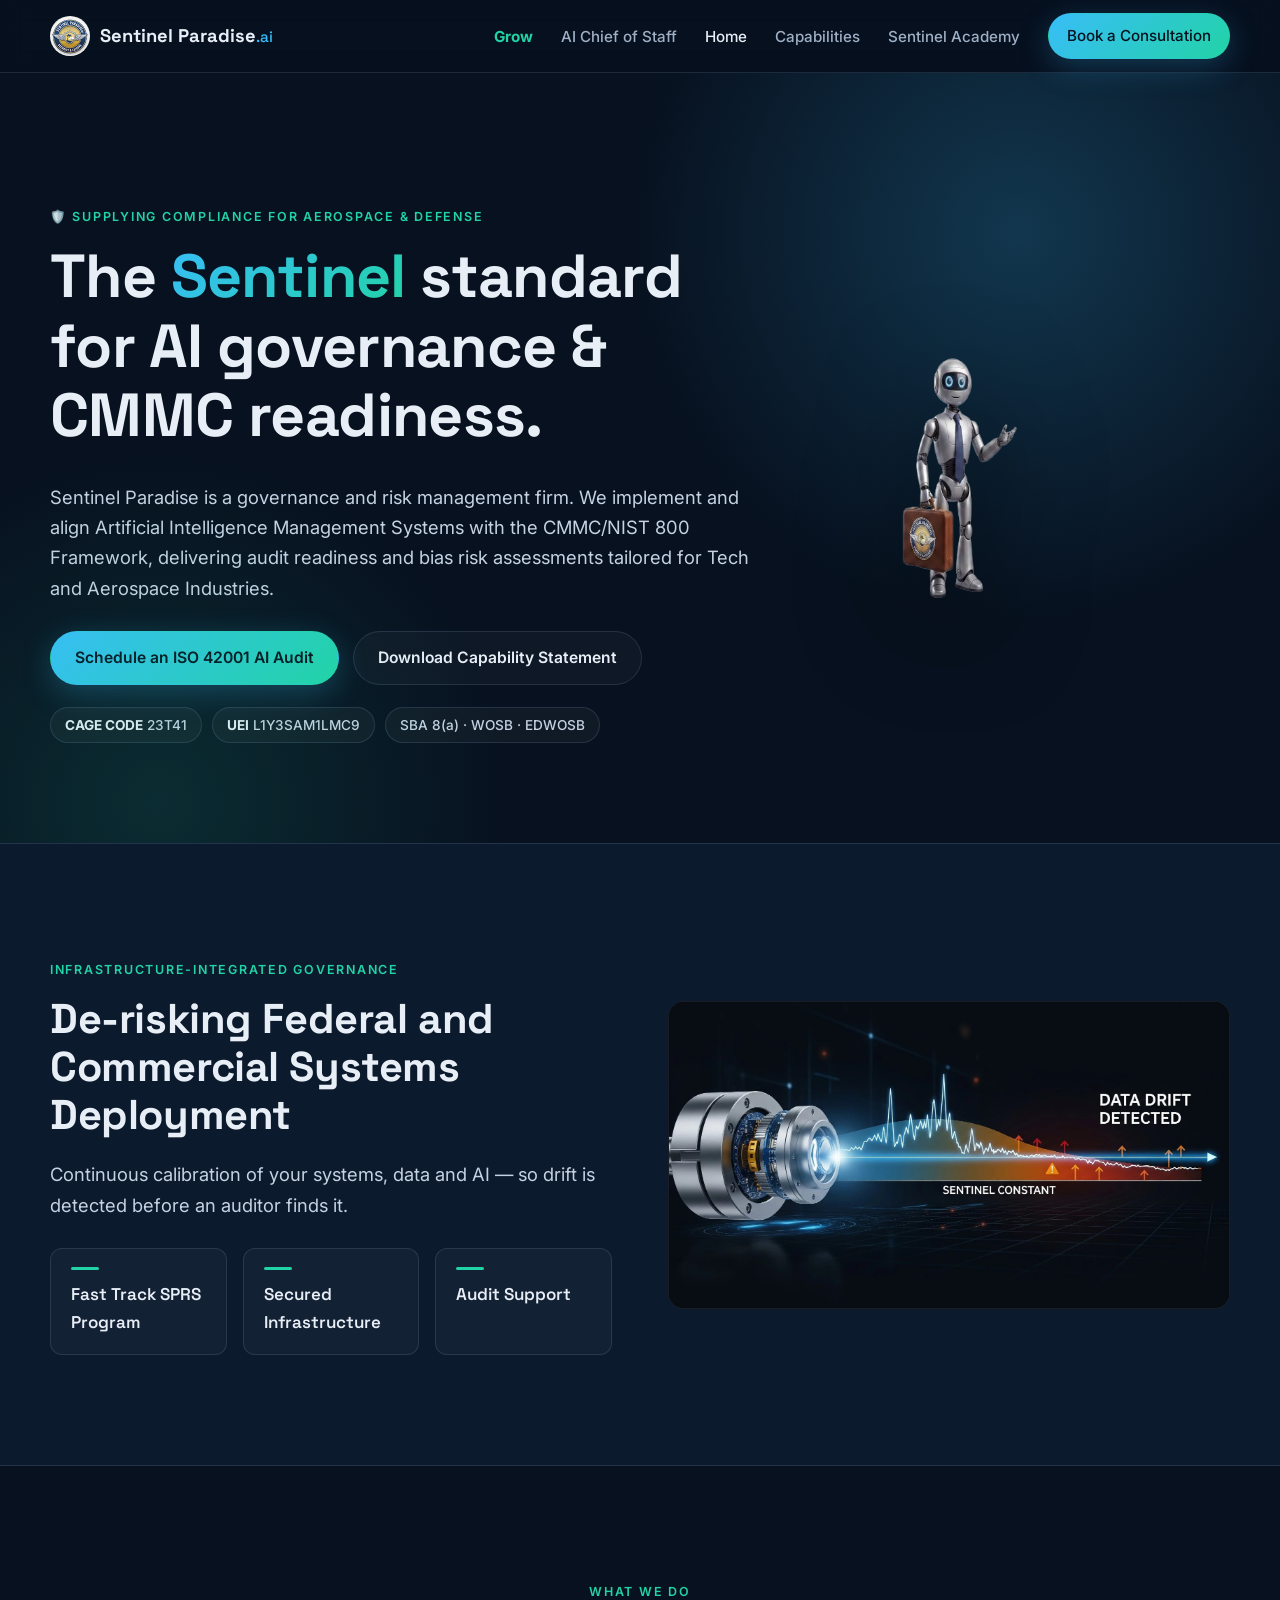
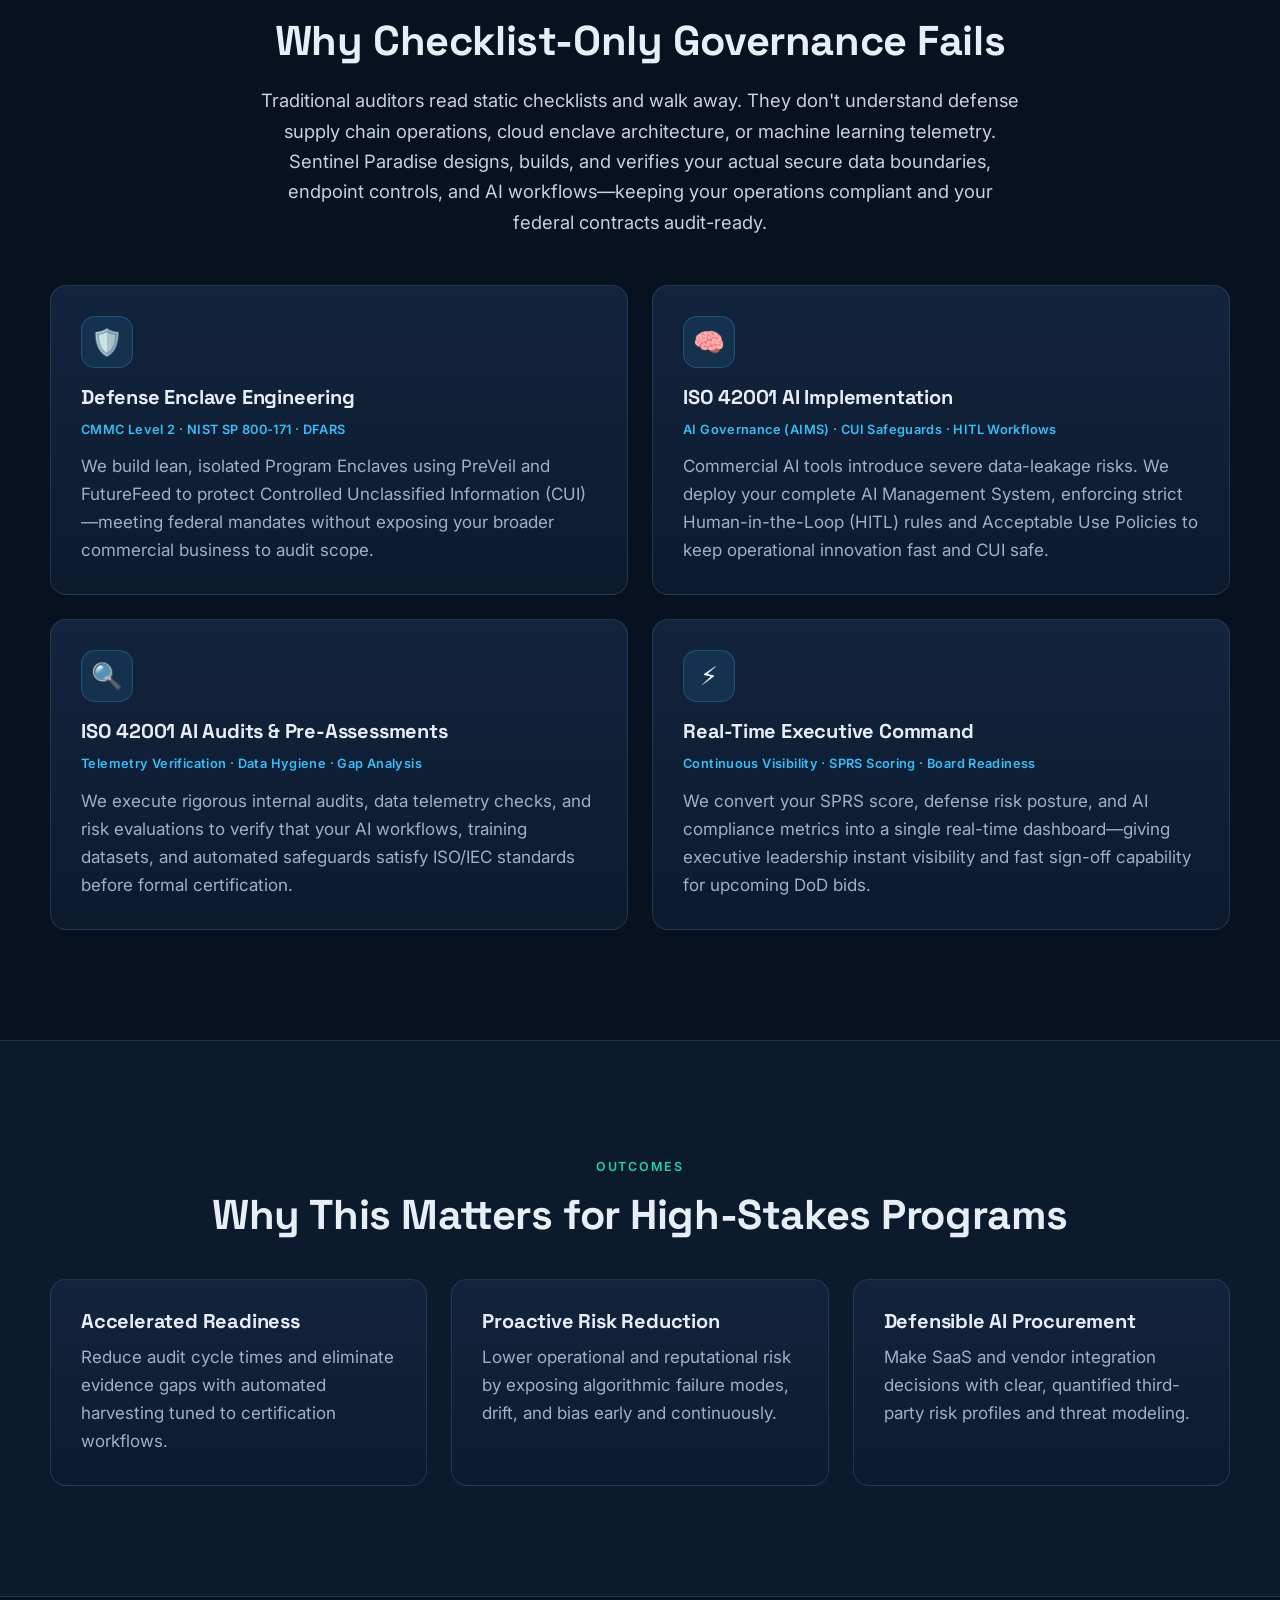
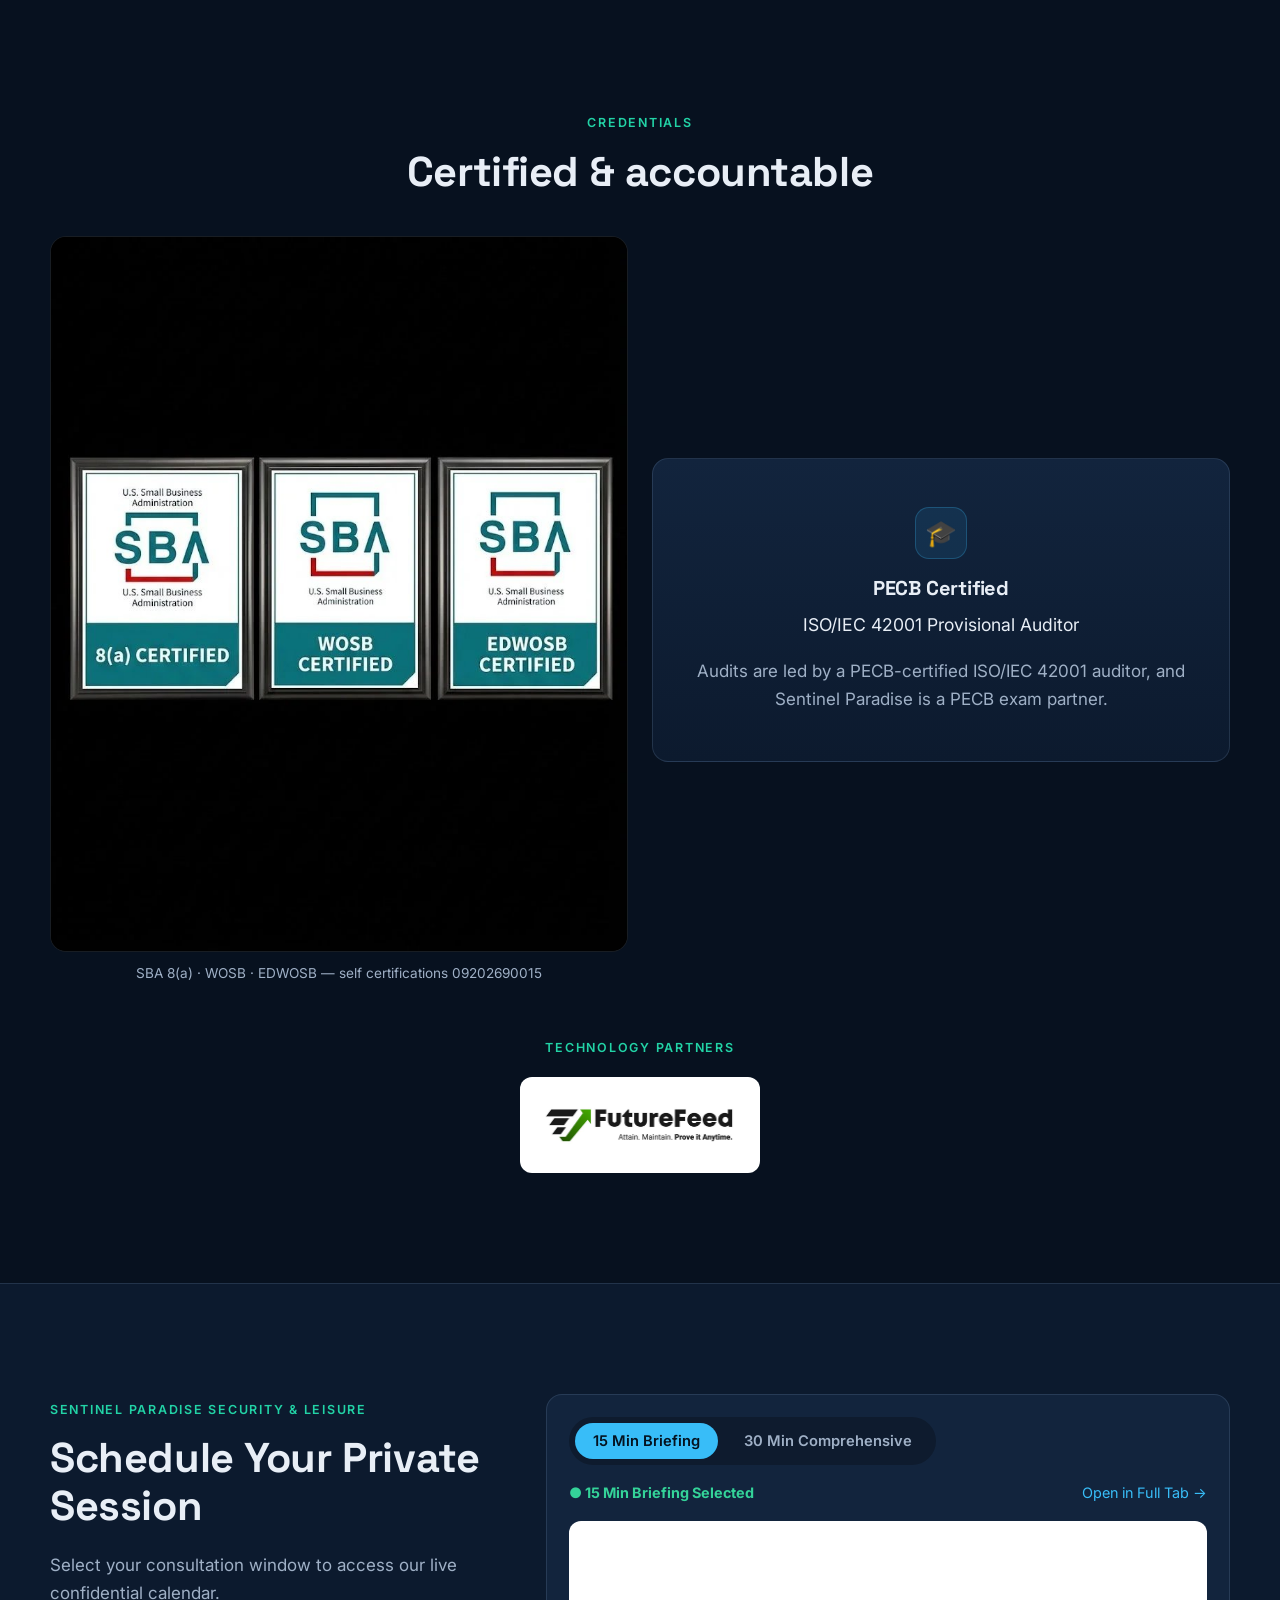
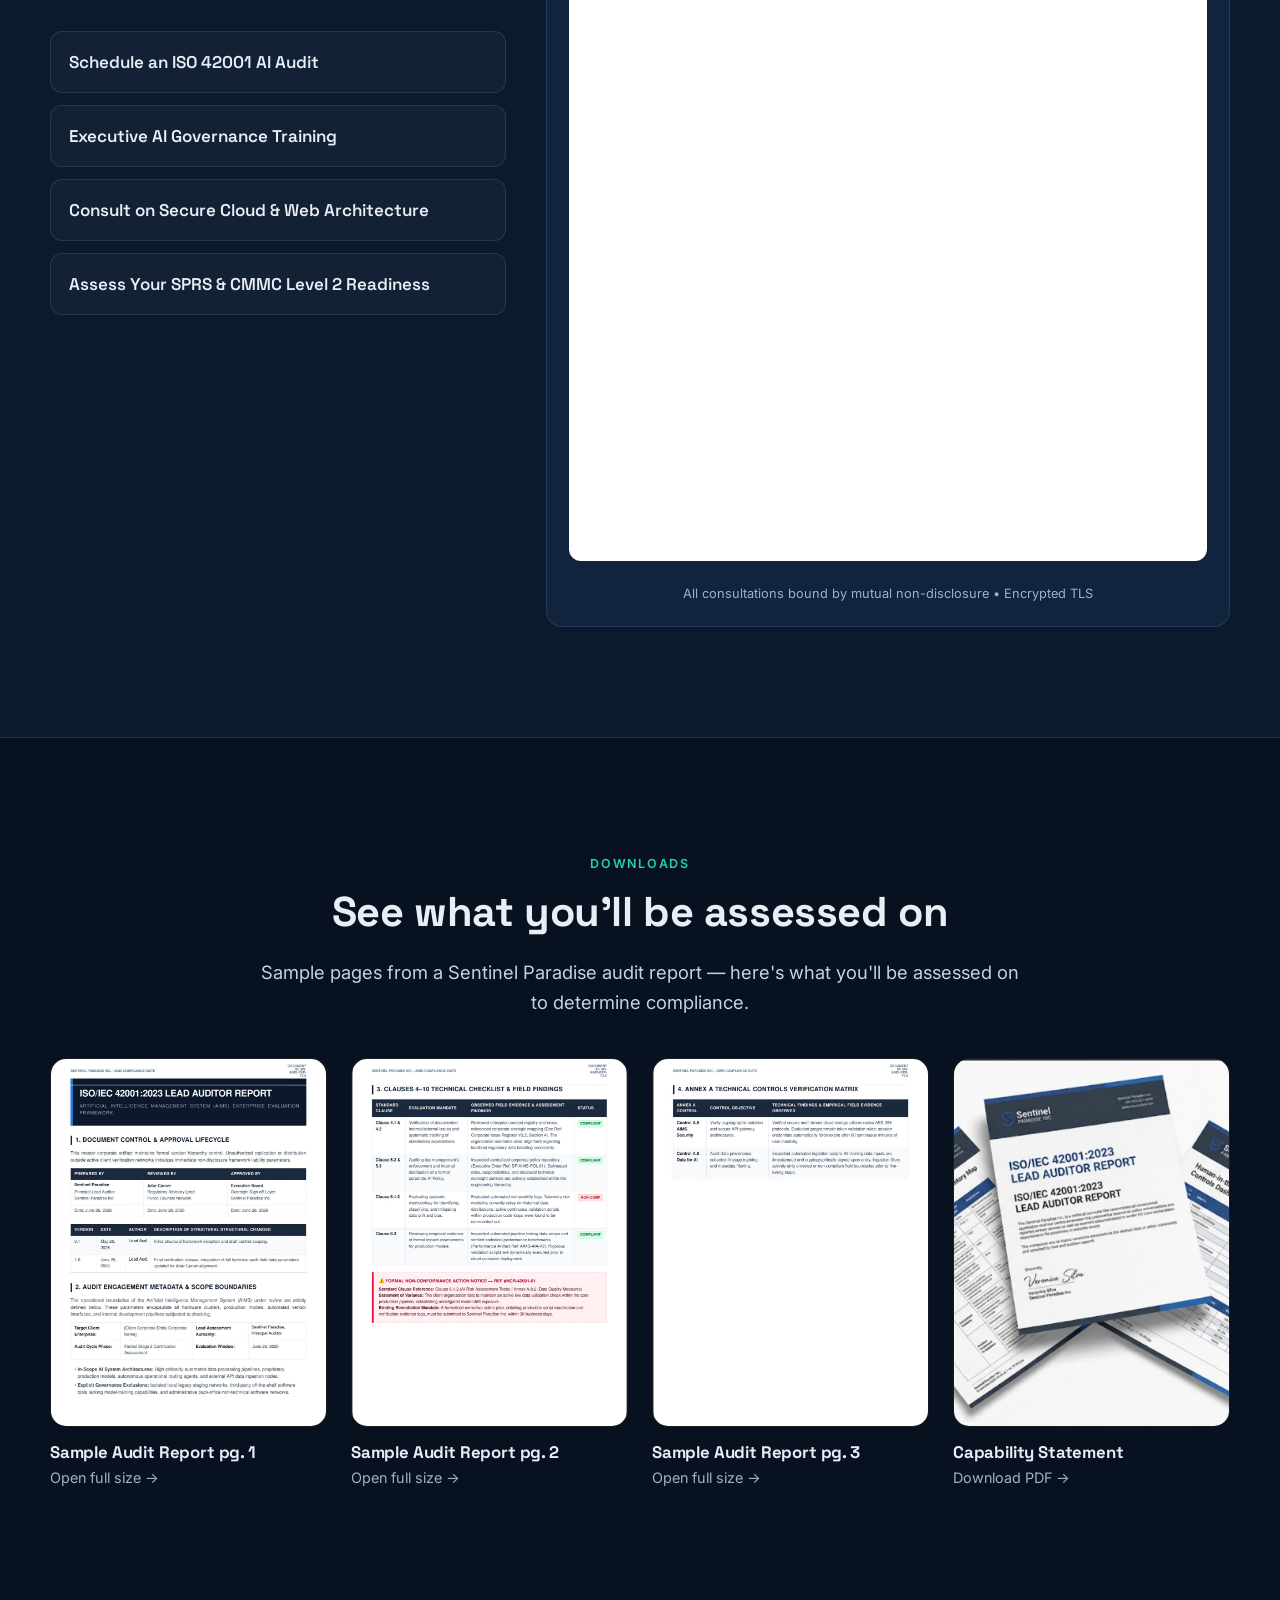
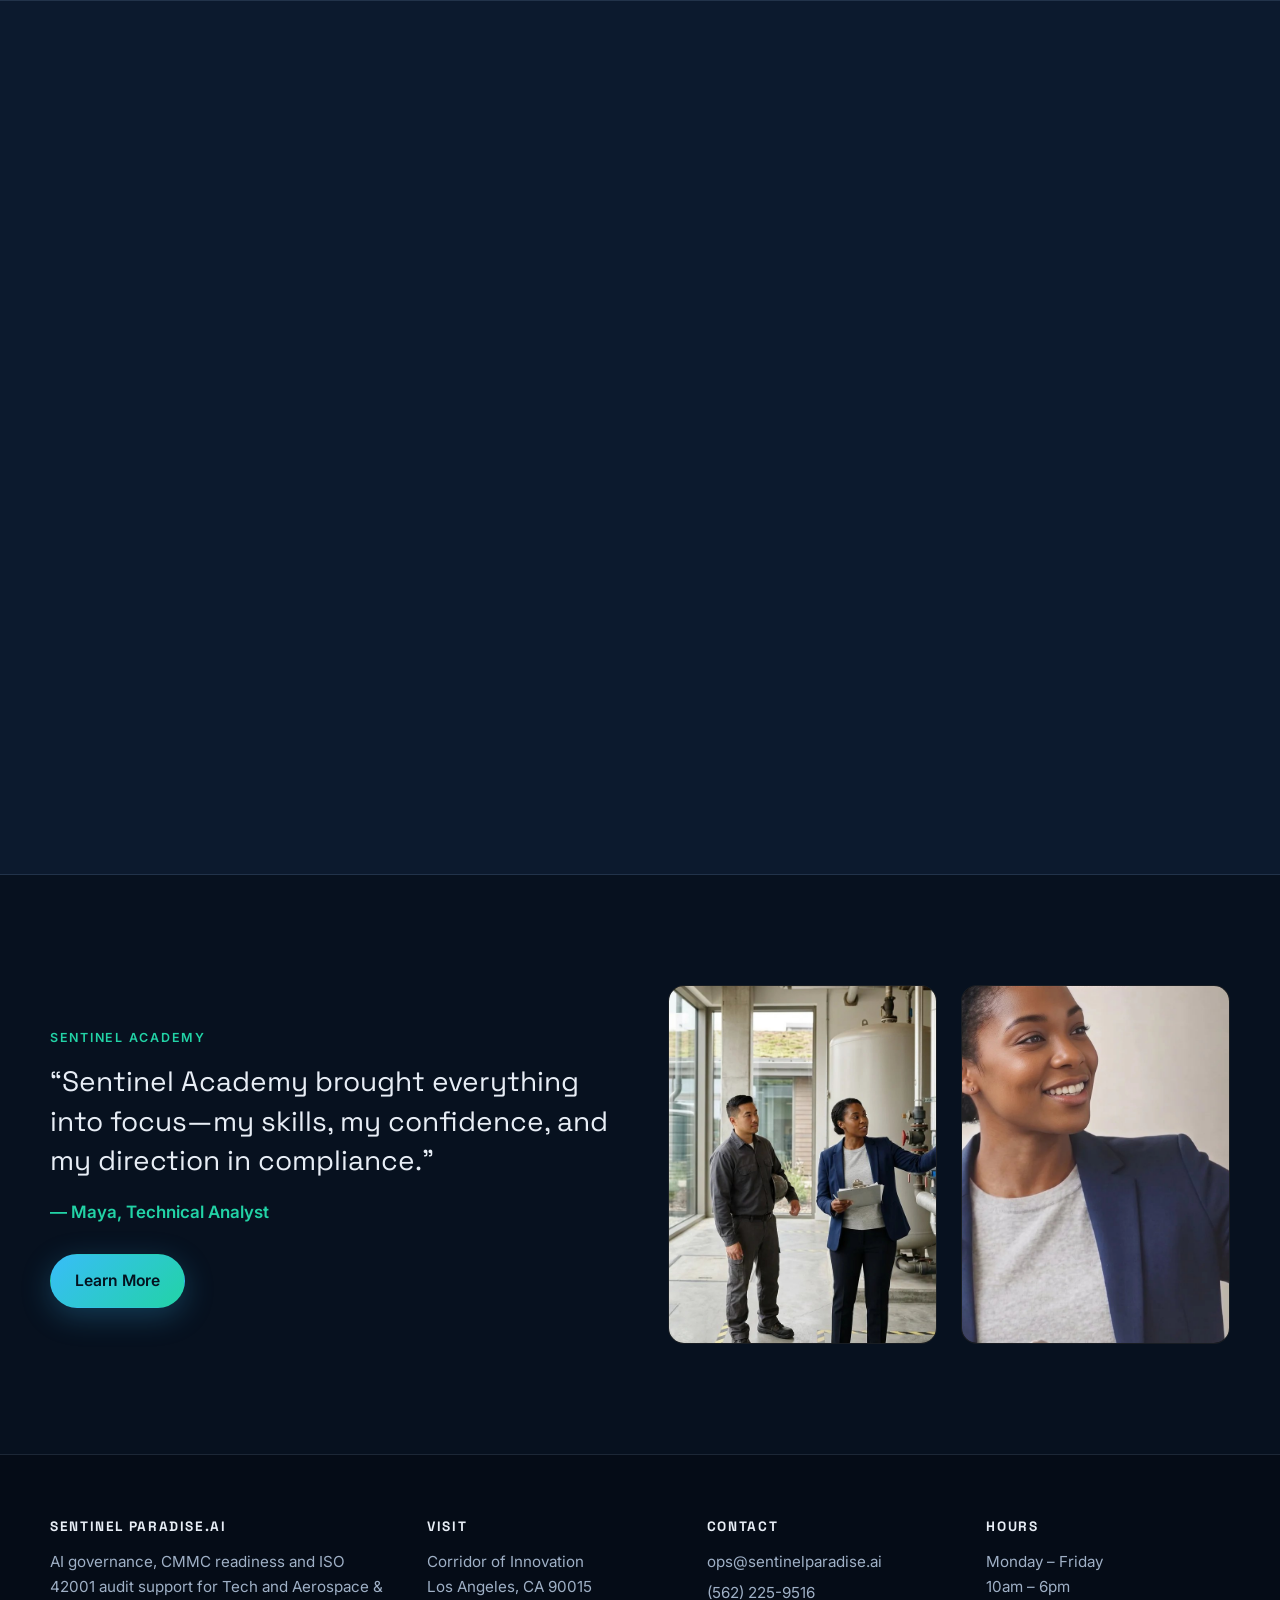
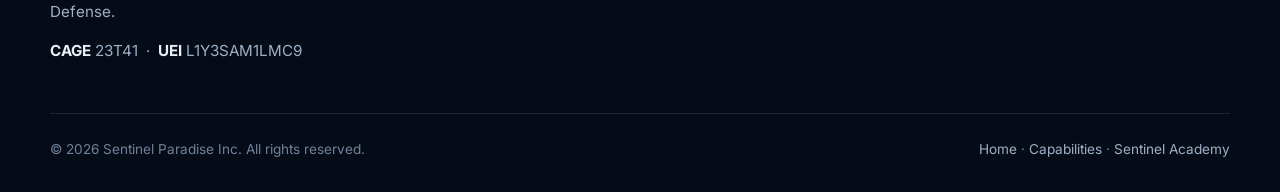
<file: index.html>
<!DOCTYPE html>
<html lang="en">
<head>
<meta charset="utf-8">
<meta name="viewport" content="width=device-width, initial-scale=1">
<title>Sentinel Paradise | Ensure AI Compliance Today</title>
<meta name="description" content="AI governance, ISO 42001 audits and CMMC Level 2 readiness for Tech and Aerospace &amp; Defense. CAGE 23T41.">
<meta property="og:title" content="Sentinel Paradise | Ensure AI Compliance Today">
<meta property="og:description" content="AI governance, ISO 42001 audits and CMMC Level 2 readiness for Tech and Aerospace &amp; Defense. CAGE 23T41.">
<meta property="og:image" content="https://www.sentinelparadise.ai/images/calibration.jpg">
<meta name="theme-color" content="#07111f">
<link rel="icon" href="images/logo.png" type="image/png">
<link rel="apple-touch-icon" href="images/logo.png">
<link rel="preconnect" href="https://fonts.googleapis.com">
<link rel="preconnect" href="https://fonts.gstatic.com" crossorigin>
<link href="https://fonts.googleapis.com/css2?family=Inter:wght@400;500;600;700&family=Space+Grotesk:wght@500;600;700&display=swap" rel="stylesheet">
<link rel="stylesheet" href="style.css">
</head>
<body>
<a class="skip" href="#main">Skip to content</a>
<header class="site-header">
  <nav class="container nav" aria-label="Main">
    <a class="brand" href="./" aria-label="Sentinel Paradise home">
      <img src="images/logo.png" alt="" width="40" height="40">
      <span>Sentinel Paradise<small>.ai</small></span>
    </a>
    <button class="menu-btn" aria-expanded="false" aria-controls="nav-links">Menu</button>
    <ul class="nav-links" id="nav-links">
      <li><a href="grow" style="color:var(--accent-2);font-weight:700">Grow</a></li>
      <li><a href="chief-of-staff">AI Chief of Staff</a></li>
      <li><a href="./" aria-current="page">Home</a></li>
      <li><a href="capabilities">Capabilities</a></li>
      <li><a href="academy">Sentinel Academy</a></li>
      <li><a class="btn btn-primary" href="./#book" style="padding:9px 18px">Book a Consultation</a></li>
    </ul>
  </nav>
</header>
<main id="main">
<section class="hero">
  <div class="container hero-grid">
    <div>
      <span class="eyebrow">🛡️ Supplying Compliance for Aerospace &amp; Defense</span>
      <h1>The <span>Sentinel</span> standard for AI governance &amp; CMMC readiness.</h1>
      <p class="lead">Sentinel Paradise is a governance and risk management firm. We implement and align Artificial Intelligence Management Systems with the CMMC/NIST 800 Framework, delivering audit readiness and bias risk assessments tailored for Tech and Aerospace Industries.</p>
      <div class="btn-row">
        <a class="btn btn-primary" href="#book">Schedule an ISO 42001 AI Audit</a>
        <a class="btn btn-ghost" href="capabilities">Download Capability Statement</a>
      </div>
      <div class="ids">
        <span class="chip"><b>CAGE CODE</b> 23T41</span>
        <span class="chip"><b>UEI</b> L1Y3SAM1LMC9</span>
        <span class="chip">SBA 8(a) · WOSB · EDWOSB</span>
      </div>
    </div>
    <div class="hero-art"><img src="images/mascot.png" alt="Sentinel, the Sentinel Paradise robot mascot, carrying a briefcase" width="621" height="402"></div>
  </div>
</section>

<section class="section alt">
  <div class="container split">
    <div class="reveal">
      <span class="eyebrow">Infrastructure-Integrated Governance</span>
      <h2>De-risking Federal and Commercial Systems Deployment</h2>
      <p class="lead">Continuous calibration of your systems, data and AI — so drift is detected before an auditor finds it.</p>
      <div class="pillars">
        <div class="pillar">Fast Track SPRS Program</div>
        <div class="pillar">Secured Infrastructure</div>
        <div class="pillar">Audit Support</div>
      </div>
    </div>
    <div class="media reveal"><img src="images/calibration.jpg" alt="Sentinel calibration graphic showing data drift detected against the Sentinel constant" loading="lazy"></div>
  </div>
</section>

<section class="section" id="services">
  <div class="container">
    <div class="center reveal">
      <span class="eyebrow">What we do</span>
      <h2>Why Checklist-Only Governance Fails</h2>
      <p class="lead">Traditional auditors read static checklists and walk away. They don't understand defense supply chain operations, cloud enclave architecture, or machine learning telemetry. Sentinel Paradise designs, builds, and verifies your actual secure data boundaries, endpoint controls, and AI workflows—keeping your operations compliant and your federal contracts audit-ready.</p>
    </div>
    <div class="grid grid-2" style="margin-top:48px">
      <article class="card reveal">
        <div class="icon">🛡️</div>
        <h3>Defense Enclave Engineering</h3>
        <div class="tags">CMMC Level 2 · NIST SP 800-171 · DFARS</div>
        <p>We build lean, isolated Program Enclaves using PreVeil and FutureFeed to protect Controlled Unclassified Information (CUI)—meeting federal mandates without exposing your broader commercial business to audit scope.</p>
      </article>
      <article class="card reveal">
        <div class="icon">🧠</div>
        <h3>ISO 42001 AI Implementation</h3>
        <div class="tags">AI Governance (AIMS) · CUI Safeguards · HITL Workflows</div>
        <p>Commercial AI tools introduce severe data-leakage risks. We deploy your complete AI Management System, enforcing strict Human-in-the-Loop (HITL) rules and Acceptable Use Policies to keep operational innovation fast and CUI safe.</p>
      </article>
      <article class="card reveal">
        <div class="icon">🔍</div>
        <h3>ISO 42001 AI Audits &amp; Pre-Assessments</h3>
        <div class="tags">Telemetry Verification · Data Hygiene · Gap Analysis</div>
        <p>We execute rigorous internal audits, data telemetry checks, and risk evaluations to verify that your AI workflows, training datasets, and automated safeguards satisfy ISO/IEC standards before formal certification.</p>
      </article>
      <article class="card reveal">
        <div class="icon">⚡</div>
        <h3>Real-Time Executive Command</h3>
        <div class="tags">Continuous Visibility · SPRS Scoring · Board Readiness</div>
        <p>We convert your SPRS score, defense risk posture, and AI compliance metrics into a single real-time dashboard—giving executive leadership instant visibility and fast sign-off capability for upcoming DoD bids.</p>
      </article>
    </div>
  </div>
</section>

<section class="section alt">
  <div class="container">
    <div class="center reveal">
      <span class="eyebrow">Outcomes</span>
      <h2>Why This Matters for High-Stakes Programs</h2>
    </div>
    <div class="grid grid-3" style="margin-top:40px">
      <div class="card reveal"><h3>Accelerated Readiness</h3><p>Reduce audit cycle times and eliminate evidence gaps with automated harvesting tuned to certification workflows.</p></div>
      <div class="card reveal"><h3>Proactive Risk Reduction</h3><p>Lower operational and reputational risk by exposing algorithmic failure modes, drift, and bias early and continuously.</p></div>
      <div class="card reveal"><h3>Defensible AI Procurement</h3><p>Make SaaS and vendor integration decisions with clear, quantified third-party risk profiles and threat modeling.</p></div>
    </div>
  </div>
</section>

<section class="section" id="credentials">
  <div class="container">
    <div class="center reveal">
      <span class="eyebrow">Credentials</span>
      <h2>Certified &amp; accountable</h2>
    </div>
    <div class="grid grid-2" style="margin-top:40px;align-items:center">
      <figure class="cred reveal" style="margin:0">
        <div class="media"><img src="images/certs.jpg" alt="SBA 8(a) Certified, WOSB Certified and EDWOSB Certified plaques" loading="lazy"></div>
        <figcaption class="caption">SBA 8(a) · WOSB · EDWOSB — self certifications 09202690015</figcaption>
      </figure>
      <figure class="cred reveal" style="margin:0">
        <div class="card" style="text-align:center;padding:48px 30px">
          <div class="icon" style="margin:0 auto 18px">🎓</div>
          <h3>PECB Certified</h3>
          <p style="font-size:1.1rem;color:var(--text)">ISO/IEC 42001 Provisional Auditor</p>
          <p>Audits are led by a PECB-certified ISO/IEC 42001 auditor, and Sentinel Paradise is a PECB exam partner.</p>
        </div>
      </figure>
    </div>
    <div class="partners reveal" style="margin-top:48px;text-align:center">
      <p class="eyebrow" style="margin-bottom:18px">Technology partners</p>
      <div style="display:flex;flex-wrap:wrap;justify-content:center;gap:18px">
        <a href="https://futurefeed.co" target="_blank" rel="noopener" title="FutureFeed — CMMC compliance platform" style="display:flex;align-items:center;justify-content:center;background:#fff;border-radius:12px;padding:14px 22px;width:240px;height:96px">
          <img src="images/partner-futurefeed.png" alt="FutureFeed, CMMC and NIST SP 800-171 compliance platform partner" width="200" height="67" loading="lazy" style="max-height:68px;width:auto">
        </a>
      </div>
    </div>
  </div>
</section>

<section class="section alt" id="book">
  <div class="container booking">
    <div class="reveal">
      <span class="eyebrow">Sentinel Paradise Security &amp; Leisure</span>
      <h2>Schedule Your Private Session</h2>
      <p>Select your consultation window to access our live confidential calendar.</p>
      <ul class="help-list">
        <li>Schedule an ISO 42001 AI Audit</li>
        <li>Executive AI Governance Training</li>
        <li>Consult on Secure Cloud &amp; Web Architecture</li>
        <li>Assess Your SPRS &amp; CMMC Level 2 Readiness</li>
      </ul>
    </div>
    <div class="cal-box reveal">
      <div class="switch" role="group" aria-label="Consultation length">
        <button type="button" class="active" data-cal="15min" aria-pressed="true">15 Min Briefing</button>
        <button type="button" data-cal="30min" aria-pressed="false">30 Min Comprehensive</button>
      </div>
      <div class="cal-status">
        <span id="cal-status" class="ok">● 15 Min Briefing Selected</span>
        <a id="cal-ext" href="https://cal.com/desirae-moore-n1dby6/15min" target="_blank" rel="noopener">Open in Full Tab →</a>
      </div>
      <iframe id="cal-frame" class="cal-frame" src="https://cal.com/desirae-moore-n1dby6/15min?embed=true" title="Book a consultation with Sentinel Paradise" loading="lazy" allow="camera; microphone; autoplay; fullscreen"></iframe>
      <p class="fineprint">All consultations bound by mutual non-disclosure • Encrypted TLS</p>
    </div>
  </div>
</section>

<section class="section" id="downloads">
  <div class="container">
    <div class="center reveal">
      <span class="eyebrow">Downloads</span>
      <h2>See what you'll be assessed on</h2>
      <p class="lead">Sample pages from a Sentinel Paradise audit report — here's what you'll be assessed on to determine compliance.</p>
    </div>
    <div class="grid grid-4" style="margin-top:40px">
      <a class="doc reveal" href="images/audit-1.jpg" target="_blank"><div class="media"><img src="images/audit-1.jpg" alt="Sample audit report page 1" loading="lazy"></div><h3>Sample Audit Report pg. 1</h3><p>Open full size →</p></a>
      <a class="doc reveal" href="images/audit-2.jpg" target="_blank"><div class="media"><img src="images/audit-2.jpg" alt="Sample audit report page 2" loading="lazy"></div><h3>Sample Audit Report pg. 2</h3><p>Open full size →</p></a>
      <a class="doc reveal" href="images/audit-3.jpg" target="_blank"><div class="media"><img src="images/audit-3.jpg" alt="Sample audit report page 3" loading="lazy"></div><h3>Sample Audit Report pg. 3</h3><p>Open full size →</p></a>
      <a class="doc reveal" href="files/Capability-Statement-Sentinel-Paradise.pdf" target="_blank"><div class="media"><img src="images/capability-preview.jpg" alt="Sentinel Paradise capability statement and ISO/IEC 42001 lead auditor report" loading="lazy" style="object-position:center"></div><h3>Capability Statement</h3><p>Download PDF →</p></a>
    </div>
  </div>
</section>

<section class="section alt" id="contact">
  <div class="container split">
    <div class="media reveal" style="max-width:420px;justify-self:center;aspect-ratio:9/14"><img src="images/founder.jpg" alt="Sentinel Paradise consultant smiling in a modern office" loading="lazy"></div>
    <div class="reveal">
      <span class="eyebrow">Questions? Ask us!</span>
      <h2>We're happy to help</h2>
      <p>Send us a question and we'll get back to you. Prefer to talk? Call <a href="tel:+15622259516">(562) 225-9516</a> or email <a href="mailto:ops@sentinelparadise.ai">ops@sentinelparadise.ai</a>.</p>
      <form class="ask" id="ask-form">
        <label>Email<input type="email" name="email" required autocomplete="email"></label>
        <label>Website<input type="url" name="website" placeholder="https://" autocomplete="url"></label>
        <label>Question<textarea name="question" required placeholder="Are Discovery Call Fees Applicable to the Total Cost?"></textarea></label>
        <div><button class="btn btn-primary" type="submit">Send question</button></div>
      </form>
    </div>
  </div>
</section>

<section class="section">
  <div class="container split">
    <div class="reveal">
      <span class="eyebrow">Sentinel Academy</span>
      <p class="quote">“Sentinel Academy brought everything into focus—my skills, my confidence, and my direction in compliance.”</p>
      <p class="quote-by">— Maya, Technical Analyst</p>
      <div class="btn-row"><a class="btn btn-primary" href="academy">Learn More</a></div>
    </div>
    <div class="grid grid-2 reveal">
      <div class="media" style="aspect-ratio:3/4"><img src="images/testimonial.jpg" alt="Sentinel Paradise consultant reviewing a facility safety plan with a client" loading="lazy"></div>
      <div class="media" style="aspect-ratio:3/4"><img src="images/gallery1.jpg" alt="Sentinel Academy graduate smiling" loading="lazy"></div>
    </div>
  </div>
</section>
</main>
<footer class="site-footer">
  <div class="container">
    <div class="foot-grid">
      <div>
        <h4>Sentinel Paradise.ai</h4>
        <p>AI governance, CMMC readiness and ISO 42001 audit support for Tech and Aerospace &amp; Defense.</p>
        <p style="margin-top:14px"><b style="color:var(--text)">CAGE</b> 23T41 &nbsp;·&nbsp; <b style="color:var(--text)">UEI</b> L1Y3SAM1LMC9</p>
      </div>
      <div>
        <h4>Visit</h4>
        <p>Corridor of Innovation<br>Los Angeles, CA 90015</p>
      </div>
      <div>
        <h4>Contact</h4>
        <ul>
          <li><a href="mailto:ops@sentinelparadise.ai">ops@sentinelparadise.ai</a></li>
          <li><a href="tel:+15622259516">(562) 225-9516</a></li>
        </ul>
      </div>
      <div>
        <h4>Hours</h4>
        <p>Monday – Friday<br>10am – 6pm</p>
      </div>
    </div>
    <div class="copy">
      <span>© <span data-year>2026</span> Sentinel Paradise Inc. All rights reserved.</span>
      <span><a href="./">Home</a> · <a href="capabilities">Capabilities</a> · <a href="academy">Sentinel Academy</a></span>
    </div>
  </div>
</footer>
<script src="script.js"></script>
</body>
</html>
</file>
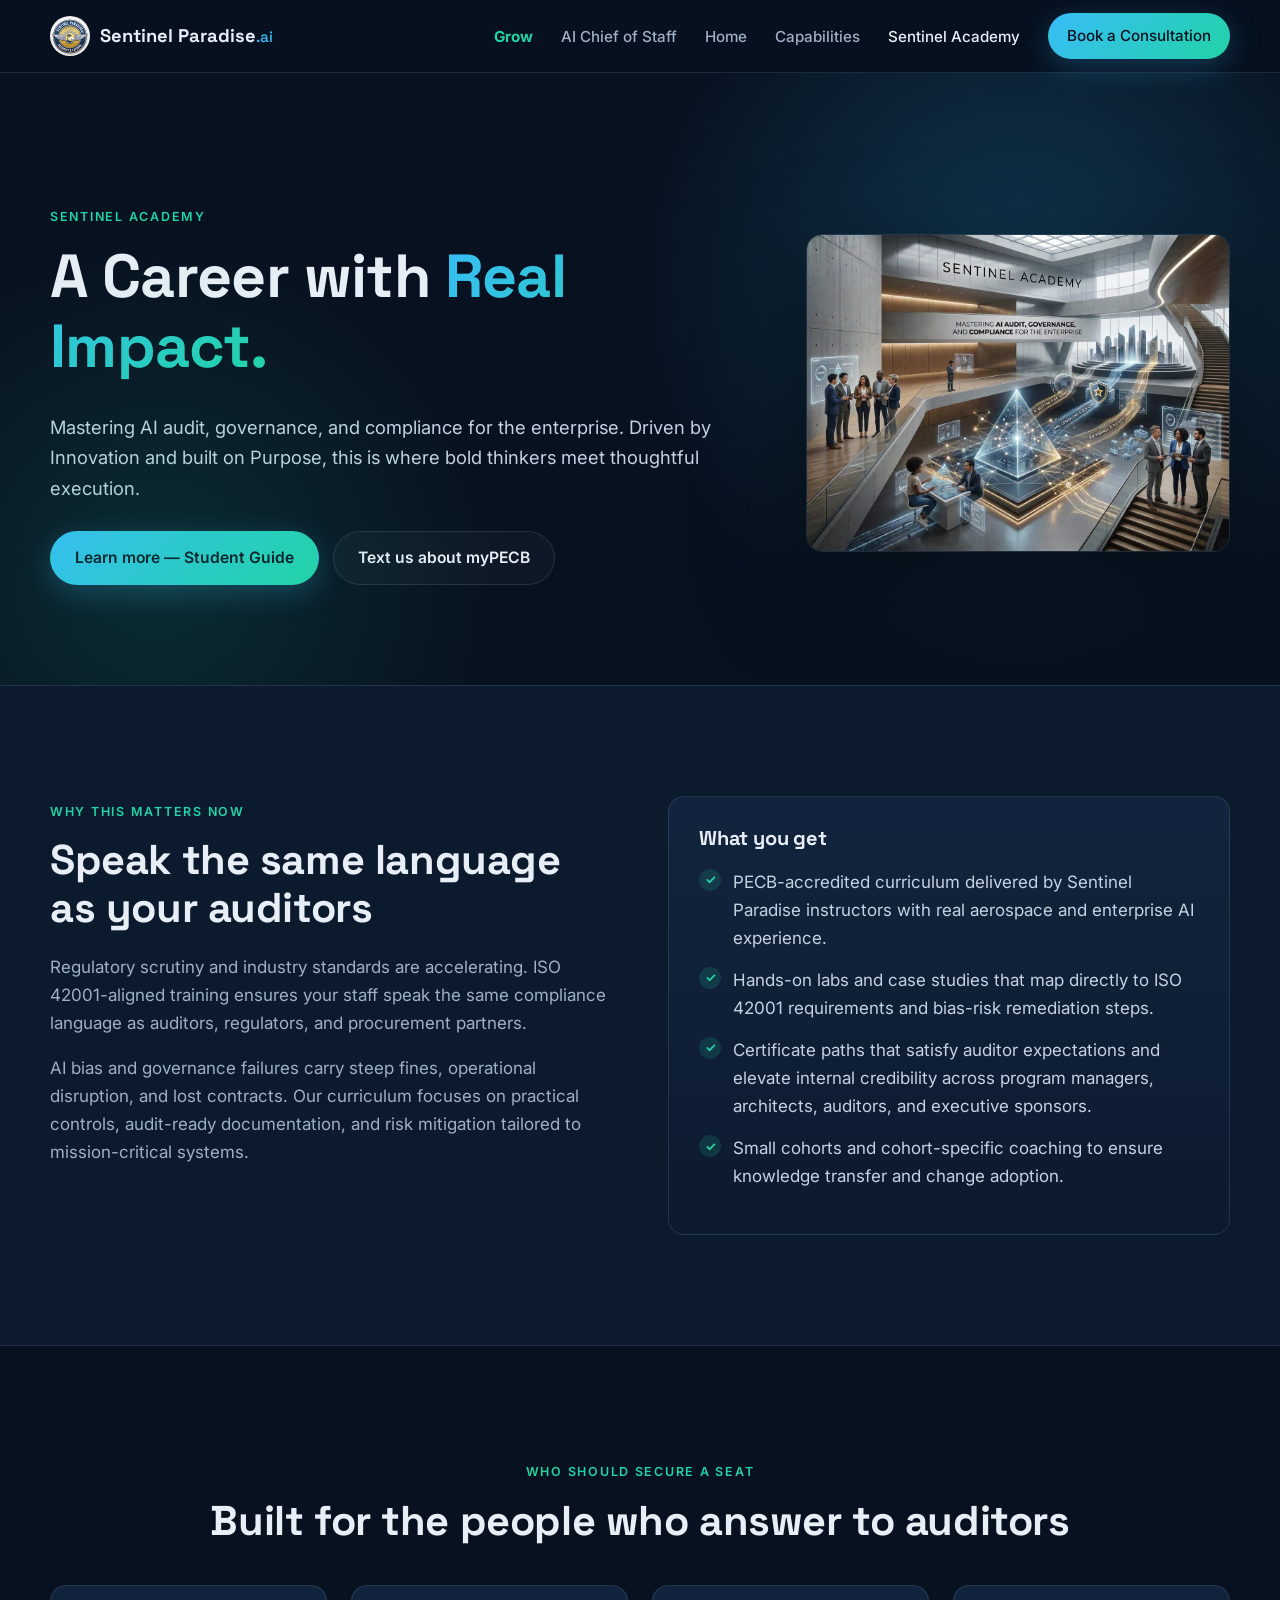
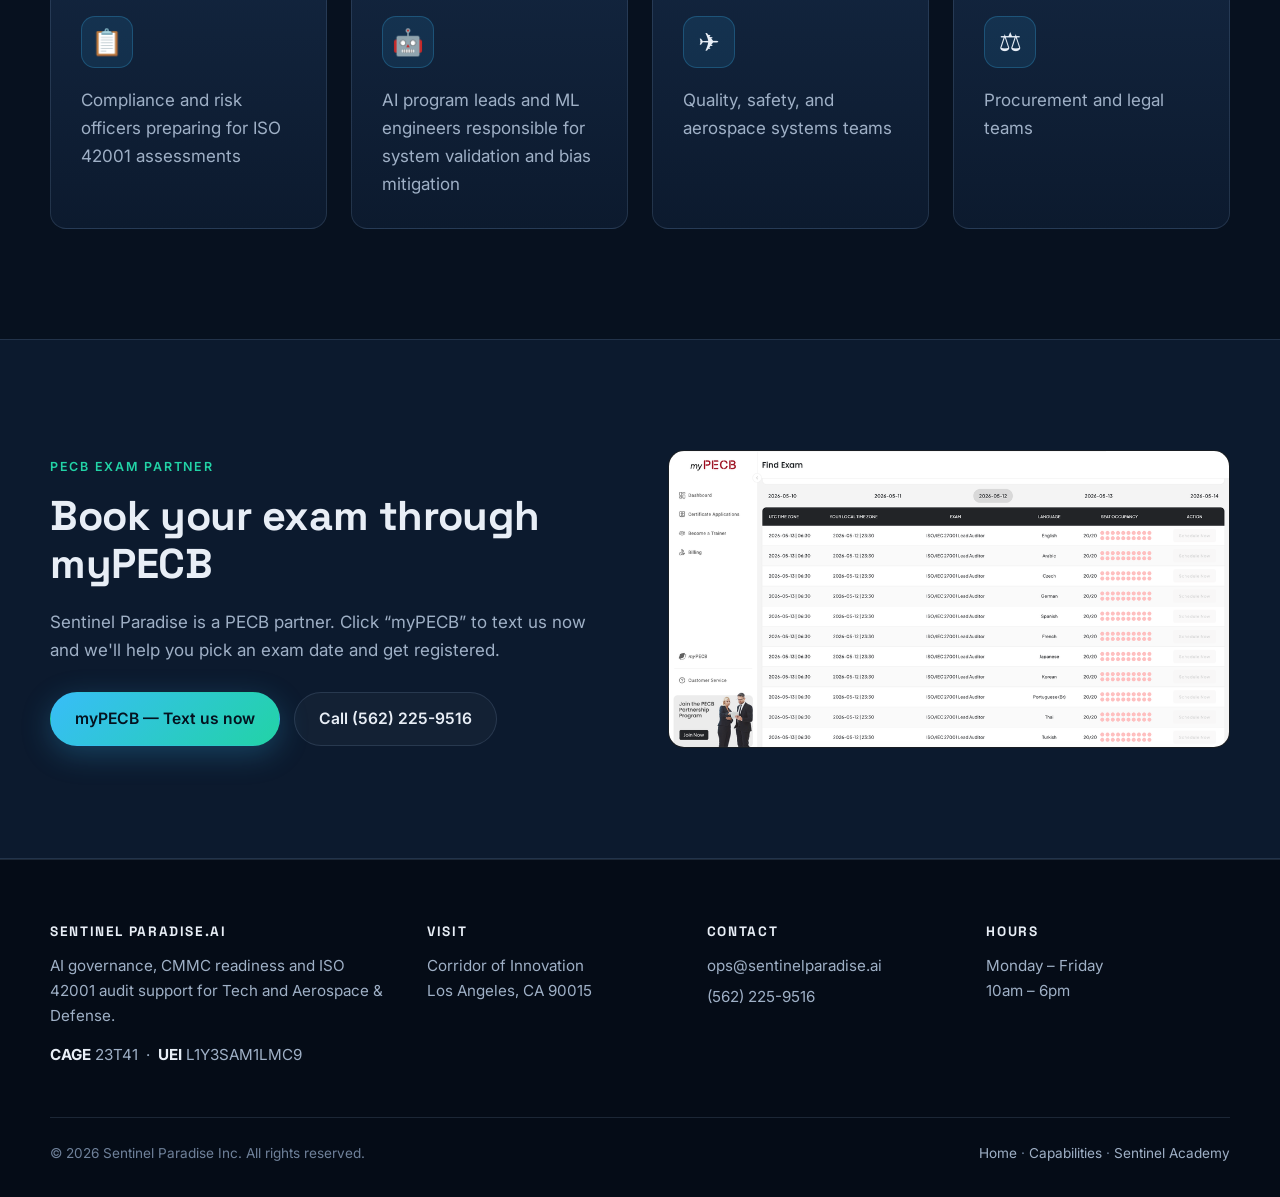
<file: academy.html>
<!DOCTYPE html>
<html lang="en">
<head>
<meta charset="utf-8">
<meta name="viewport" content="width=device-width, initial-scale=1">
<title>Sentinel Academy | Sentinel Paradise</title>
<meta name="description" content="PECB-accredited ISO 42001 AI governance and audit training from Sentinel Paradise.">
<meta property="og:title" content="Sentinel Academy | Sentinel Paradise">
<meta property="og:description" content="PECB-accredited ISO 42001 AI governance and audit training from Sentinel Paradise.">
<meta property="og:image" content="https://www.sentinelparadise.ai/images/calibration.jpg">
<meta name="theme-color" content="#07111f">
<link rel="icon" href="images/logo.png" type="image/png">
<link rel="apple-touch-icon" href="images/logo.png">
<link rel="preconnect" href="https://fonts.googleapis.com">
<link rel="preconnect" href="https://fonts.gstatic.com" crossorigin>
<link href="https://fonts.googleapis.com/css2?family=Inter:wght@400;500;600;700&family=Space+Grotesk:wght@500;600;700&display=swap" rel="stylesheet">
<link rel="stylesheet" href="style.css">
</head>
<body>
<a class="skip" href="#main">Skip to content</a>
<header class="site-header">
  <nav class="container nav" aria-label="Main">
    <a class="brand" href="./" aria-label="Sentinel Paradise home">
      <img src="images/logo.png" alt="" width="40" height="40">
      <span>Sentinel Paradise<small>.ai</small></span>
    </a>
    <button class="menu-btn" aria-expanded="false" aria-controls="nav-links">Menu</button>
    <ul class="nav-links" id="nav-links">
      <li><a href="grow" style="color:var(--accent-2);font-weight:700">Grow</a></li>
      <li><a href="chief-of-staff">AI Chief of Staff</a></li>
      <li><a href="./">Home</a></li>
      <li><a href="capabilities">Capabilities</a></li>
      <li><a href="academy" aria-current="page">Sentinel Academy</a></li>
      <li><a class="btn btn-primary" href="./#book" style="padding:9px 18px">Book a Consultation</a></li>
    </ul>
  </nav>
</header>
<main id="main">
<section class="hero">
  <div class="container hero-grid">
    <div>
      <span class="eyebrow">Sentinel Academy</span>
      <h1>A Career with <span>Real Impact.</span></h1>
      <p class="lead">Mastering AI audit, governance, and compliance for the enterprise. Driven by Innovation and built on Purpose, this is where bold thinkers meet thoughtful execution.</p>
      <div class="btn-row">
        <a class="btn btn-primary" href="https://adminsentinelparadiseai.github.io/STudent-Guide/" target="_blank" rel="noopener">Learn more — Student Guide</a>
        <a class="btn btn-ghost" href="sms:5622259516">Text us about myPECB</a>
      </div>
    </div>
    <div class="hero-art"><img src="images/academy-hero.jpg" alt="Sentinel Academy: mastering AI audit, governance, and compliance for the enterprise" style="max-width:560px;border-radius:16px;border:1px solid var(--line)"></div>
  </div>
</section>

<section class="section alt">
  <div class="container split" style="align-items:start">
    <div class="reveal">
      <span class="eyebrow">Why this matters now</span>
      <h2>Speak the same language as your auditors</h2>
      <p>Regulatory scrutiny and industry standards are accelerating. ISO 42001-aligned training ensures your staff speak the same compliance language as auditors, regulators, and procurement partners.</p>
      <p>AI bias and governance failures carry steep fines, operational disruption, and lost contracts. Our curriculum focuses on practical controls, audit-ready documentation, and risk mitigation tailored to mission-critical systems.</p>
    </div>
    <div class="card reveal">
      <h3>What you get</h3>
      <ul class="check" style="margin-top:18px">
        <li>PECB-accredited curriculum delivered by Sentinel Paradise instructors with real aerospace and enterprise AI experience.</li>
        <li>Hands-on labs and case studies that map directly to ISO 42001 requirements and bias-risk remediation steps.</li>
        <li>Certificate paths that satisfy auditor expectations and elevate internal credibility across program managers, architects, auditors, and executive sponsors.</li>
        <li>Small cohorts and cohort-specific coaching to ensure knowledge transfer and change adoption.</li>
      </ul>
    </div>
  </div>
</section>

<section class="section">
  <div class="container">
    <div class="center reveal"><span class="eyebrow">Who should secure a seat</span><h2>Built for the people who answer to auditors</h2></div>
    <div class="grid grid-4" style="margin-top:40px">
      <div class="card reveal"><div class="icon">📋</div><p>Compliance and risk officers preparing for ISO 42001 assessments</p></div>
      <div class="card reveal"><div class="icon">🤖</div><p>AI program leads and ML engineers responsible for system validation and bias mitigation</p></div>
      <div class="card reveal"><div class="icon">✈️</div><p>Quality, safety, and aerospace systems teams</p></div>
      <div class="card reveal"><div class="icon">⚖️</div><p>Procurement and legal teams</p></div>
    </div>
  </div>
</section>

<section class="section alt">
  <div class="container split">
    <div class="reveal">
      <span class="eyebrow">PECB exam partner</span>
      <h2>Book your exam through myPECB</h2>
      <p>Sentinel Paradise is a PECB partner. Click “myPECB” to text us now and we'll help you pick an exam date and get registered.</p>
      <div class="btn-row"><a class="btn btn-primary" href="sms:5622259516">myPECB — Text us now</a><a class="btn btn-ghost" href="tel:+15622259516">Call (562) 225-9516</a></div>
    </div>
    <a class="media reveal" href="sms:5622259516"><img src="images/exam-partner.png" alt="myPECB exam scheduling screen showing available ISO/IEC 42001 Lead Auditor exam sessions" loading="lazy"></a>
  </div>
</section>
</main>
<footer class="site-footer">
  <div class="container">
    <div class="foot-grid">
      <div>
        <h4>Sentinel Paradise.ai</h4>
        <p>AI governance, CMMC readiness and ISO 42001 audit support for Tech and Aerospace &amp; Defense.</p>
        <p style="margin-top:14px"><b style="color:var(--text)">CAGE</b> 23T41 &nbsp;·&nbsp; <b style="color:var(--text)">UEI</b> L1Y3SAM1LMC9</p>
      </div>
      <div>
        <h4>Visit</h4>
        <p>Corridor of Innovation<br>Los Angeles, CA 90015</p>
      </div>
      <div>
        <h4>Contact</h4>
        <ul>
          <li><a href="mailto:ops@sentinelparadise.ai">ops@sentinelparadise.ai</a></li>
          <li><a href="tel:+15622259516">(562) 225-9516</a></li>
        </ul>
      </div>
      <div>
        <h4>Hours</h4>
        <p>Monday – Friday<br>10am – 6pm</p>
      </div>
    </div>
    <div class="copy">
      <span>© <span data-year>2026</span> Sentinel Paradise Inc. All rights reserved.</span>
      <span><a href="./">Home</a> · <a href="capabilities">Capabilities</a> · <a href="academy">Sentinel Academy</a></span>
    </div>
  </div>
</footer>
<script src="script.js"></script>
</body>
</html>
</file>
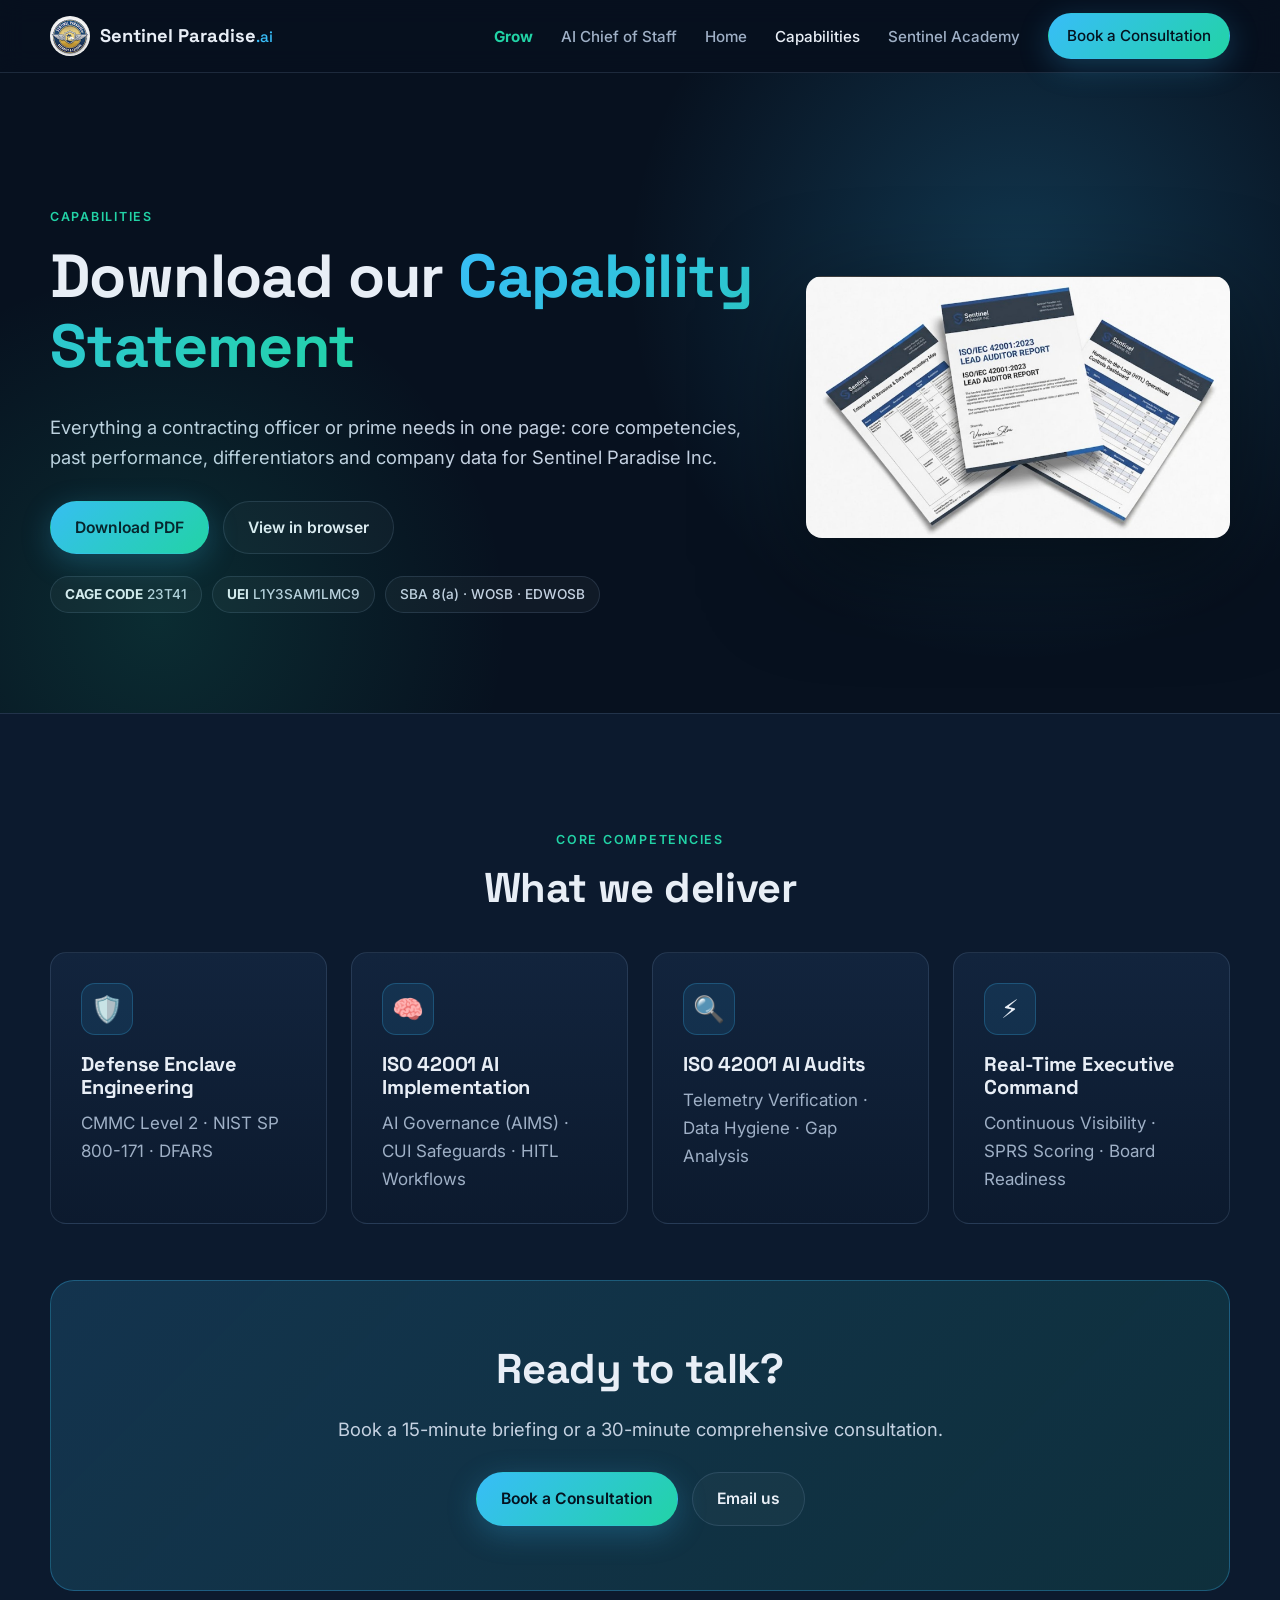
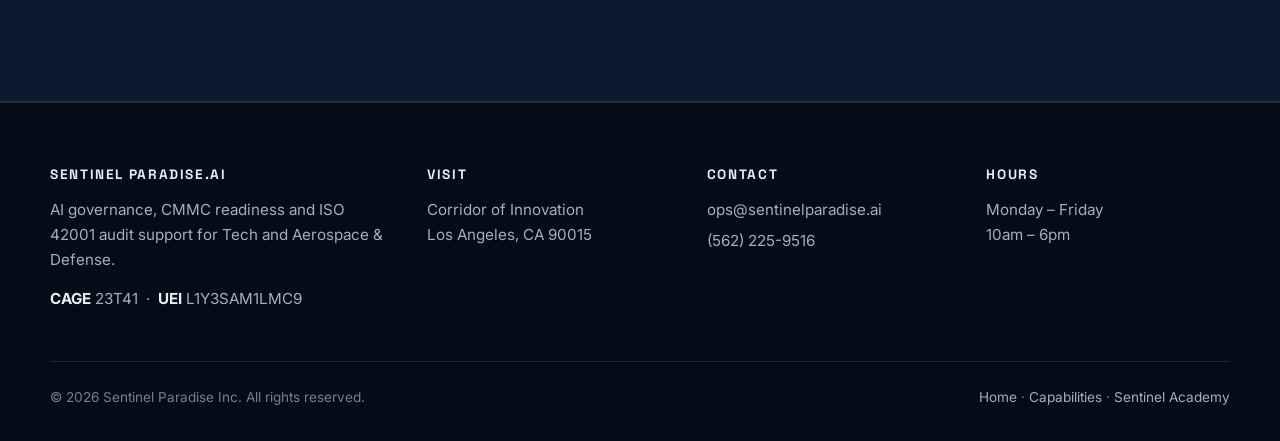
<file: capabilities.html>
<!DOCTYPE html>
<html lang="en">
<head>
<meta charset="utf-8">
<meta name="viewport" content="width=device-width, initial-scale=1">
<title>Capabilities | Sentinel Paradise</title>
<meta name="description" content="Download the Sentinel Paradise capability statement: CMMC, NIST 800-171, ISO 42001 AI governance and audit support.">
<meta property="og:title" content="Capabilities | Sentinel Paradise">
<meta property="og:description" content="Download the Sentinel Paradise capability statement: CMMC, NIST 800-171, ISO 42001 AI governance and audit support.">
<meta property="og:image" content="https://www.sentinelparadise.ai/images/calibration.jpg">
<meta name="theme-color" content="#07111f">
<link rel="icon" href="images/logo.png" type="image/png">
<link rel="apple-touch-icon" href="images/logo.png">
<link rel="preconnect" href="https://fonts.googleapis.com">
<link rel="preconnect" href="https://fonts.gstatic.com" crossorigin>
<link href="https://fonts.googleapis.com/css2?family=Inter:wght@400;500;600;700&family=Space+Grotesk:wght@500;600;700&display=swap" rel="stylesheet">
<link rel="stylesheet" href="style.css">
</head>
<body>
<a class="skip" href="#main">Skip to content</a>
<header class="site-header">
  <nav class="container nav" aria-label="Main">
    <a class="brand" href="./" aria-label="Sentinel Paradise home">
      <img src="images/logo.png" alt="" width="40" height="40">
      <span>Sentinel Paradise<small>.ai</small></span>
    </a>
    <button class="menu-btn" aria-expanded="false" aria-controls="nav-links">Menu</button>
    <ul class="nav-links" id="nav-links">
      <li><a href="grow" style="color:var(--accent-2);font-weight:700">Grow</a></li>
      <li><a href="chief-of-staff">AI Chief of Staff</a></li>
      <li><a href="./">Home</a></li>
      <li><a href="capabilities" aria-current="page">Capabilities</a></li>
      <li><a href="academy">Sentinel Academy</a></li>
      <li><a class="btn btn-primary" href="./#book" style="padding:9px 18px">Book a Consultation</a></li>
    </ul>
  </nav>
</header>
<main id="main">
<section class="hero">
  <div class="container hero-grid">
    <div>
      <span class="eyebrow">Capabilities</span>
      <h1>Download our <span>Capability Statement</span></h1>
      <p class="lead">Everything a contracting officer or prime needs in one page: core competencies, past performance, differentiators and company data for Sentinel Paradise Inc.</p>
      <div class="btn-row">
        <a class="btn btn-primary" href="files/Capability-Statement-Sentinel-Paradise.pdf" download>Download PDF</a>
        <a class="btn btn-ghost" href="files/Capability-Statement-Sentinel-Paradise.pdf" target="_blank">View in browser</a>
      </div>
      <div class="ids">
        <span class="chip"><b>CAGE CODE</b> 23T41</span>
        <span class="chip"><b>UEI</b> L1Y3SAM1LMC9</span>
        <span class="chip">SBA 8(a) · WOSB · EDWOSB</span>
      </div>
    </div>
    <div class="hero-art"><a href="files/Capability-Statement-Sentinel-Paradise.pdf" target="_blank"><img src="images/capability-preview.jpg" alt="Sentinel Paradise capability statement and ISO/IEC 42001:2023 lead auditor report pages" style="max-width:520px;border-radius:16px"></a></div>
  </div>
</section>

<section class="section alt">
  <div class="container">
    <div class="center reveal"><span class="eyebrow">Core competencies</span><h2>What we deliver</h2></div>
    <div class="grid grid-4" style="margin-top:40px">
      <div class="card reveal"><div class="icon">🛡️</div><h3>Defense Enclave Engineering</h3><p>CMMC Level 2 · NIST SP 800-171 · DFARS</p></div>
      <div class="card reveal"><div class="icon">🧠</div><h3>ISO 42001 AI Implementation</h3><p>AI Governance (AIMS) · CUI Safeguards · HITL Workflows</p></div>
      <div class="card reveal"><div class="icon">🔍</div><h3>ISO 42001 AI Audits</h3><p>Telemetry Verification · Data Hygiene · Gap Analysis</p></div>
      <div class="card reveal"><div class="icon">⚡</div><h3>Real-Time Executive Command</h3><p>Continuous Visibility · SPRS Scoring · Board Readiness</p></div>
    </div>
    <div class="cta reveal" style="margin-top:56px">
      <h2>Ready to talk?</h2>
      <p class="lead" style="margin-inline:auto">Book a 15-minute briefing or a 30-minute comprehensive consultation.</p>
      <div class="btn-row" style="justify-content:center"><a class="btn btn-primary" href="./#book">Book a Consultation</a><a class="btn btn-ghost" href="mailto:ops@sentinelparadise.ai">Email us</a></div>
    </div>
  </div>
</section>
</main>
<footer class="site-footer">
  <div class="container">
    <div class="foot-grid">
      <div>
        <h4>Sentinel Paradise.ai</h4>
        <p>AI governance, CMMC readiness and ISO 42001 audit support for Tech and Aerospace &amp; Defense.</p>
        <p style="margin-top:14px"><b style="color:var(--text)">CAGE</b> 23T41 &nbsp;·&nbsp; <b style="color:var(--text)">UEI</b> L1Y3SAM1LMC9</p>
      </div>
      <div>
        <h4>Visit</h4>
        <p>Corridor of Innovation<br>Los Angeles, CA 90015</p>
      </div>
      <div>
        <h4>Contact</h4>
        <ul>
          <li><a href="mailto:ops@sentinelparadise.ai">ops@sentinelparadise.ai</a></li>
          <li><a href="tel:+15622259516">(562) 225-9516</a></li>
        </ul>
      </div>
      <div>
        <h4>Hours</h4>
        <p>Monday – Friday<br>10am – 6pm</p>
      </div>
    </div>
    <div class="copy">
      <span>© <span data-year>2026</span> Sentinel Paradise Inc. All rights reserved.</span>
      <span><a href="./">Home</a> · <a href="capabilities">Capabilities</a> · <a href="academy">Sentinel Academy</a></span>
    </div>
  </div>
</footer>
<script src="script.js"></script>
</body>
</html>
</file>
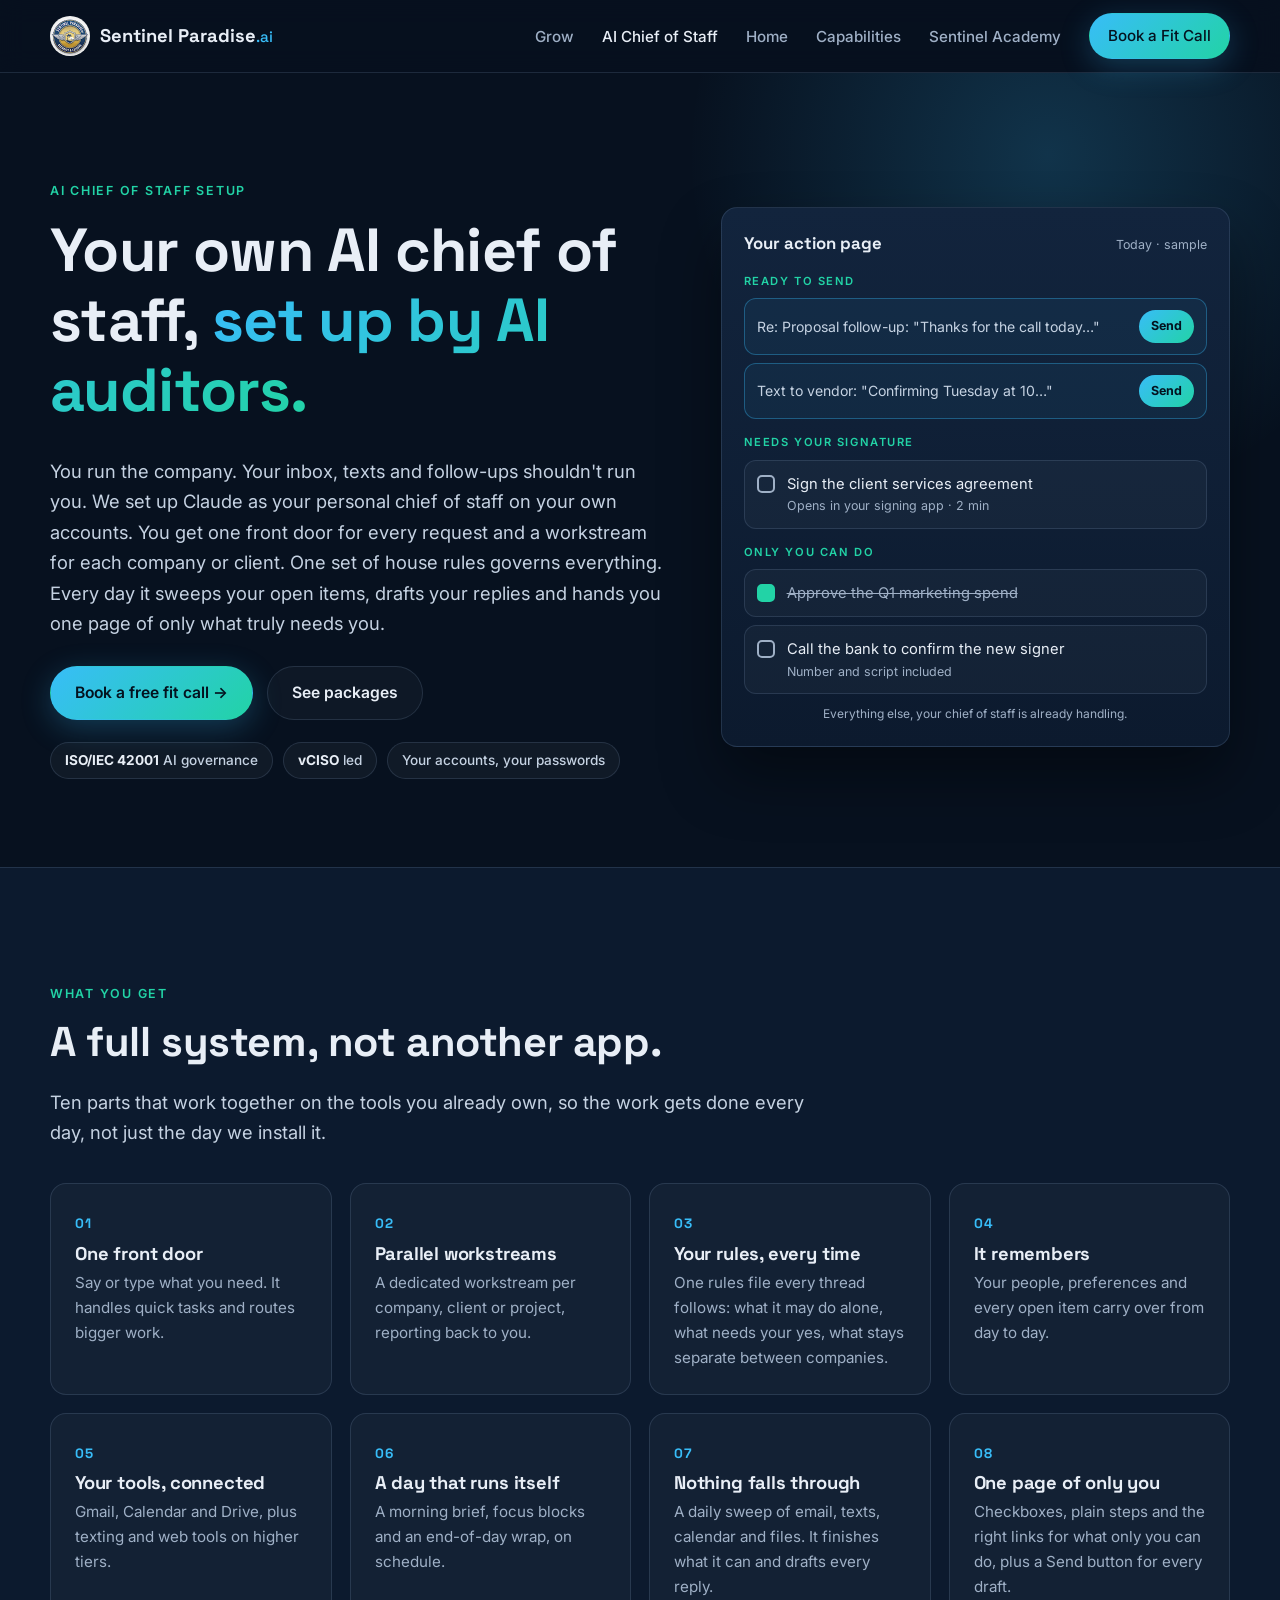
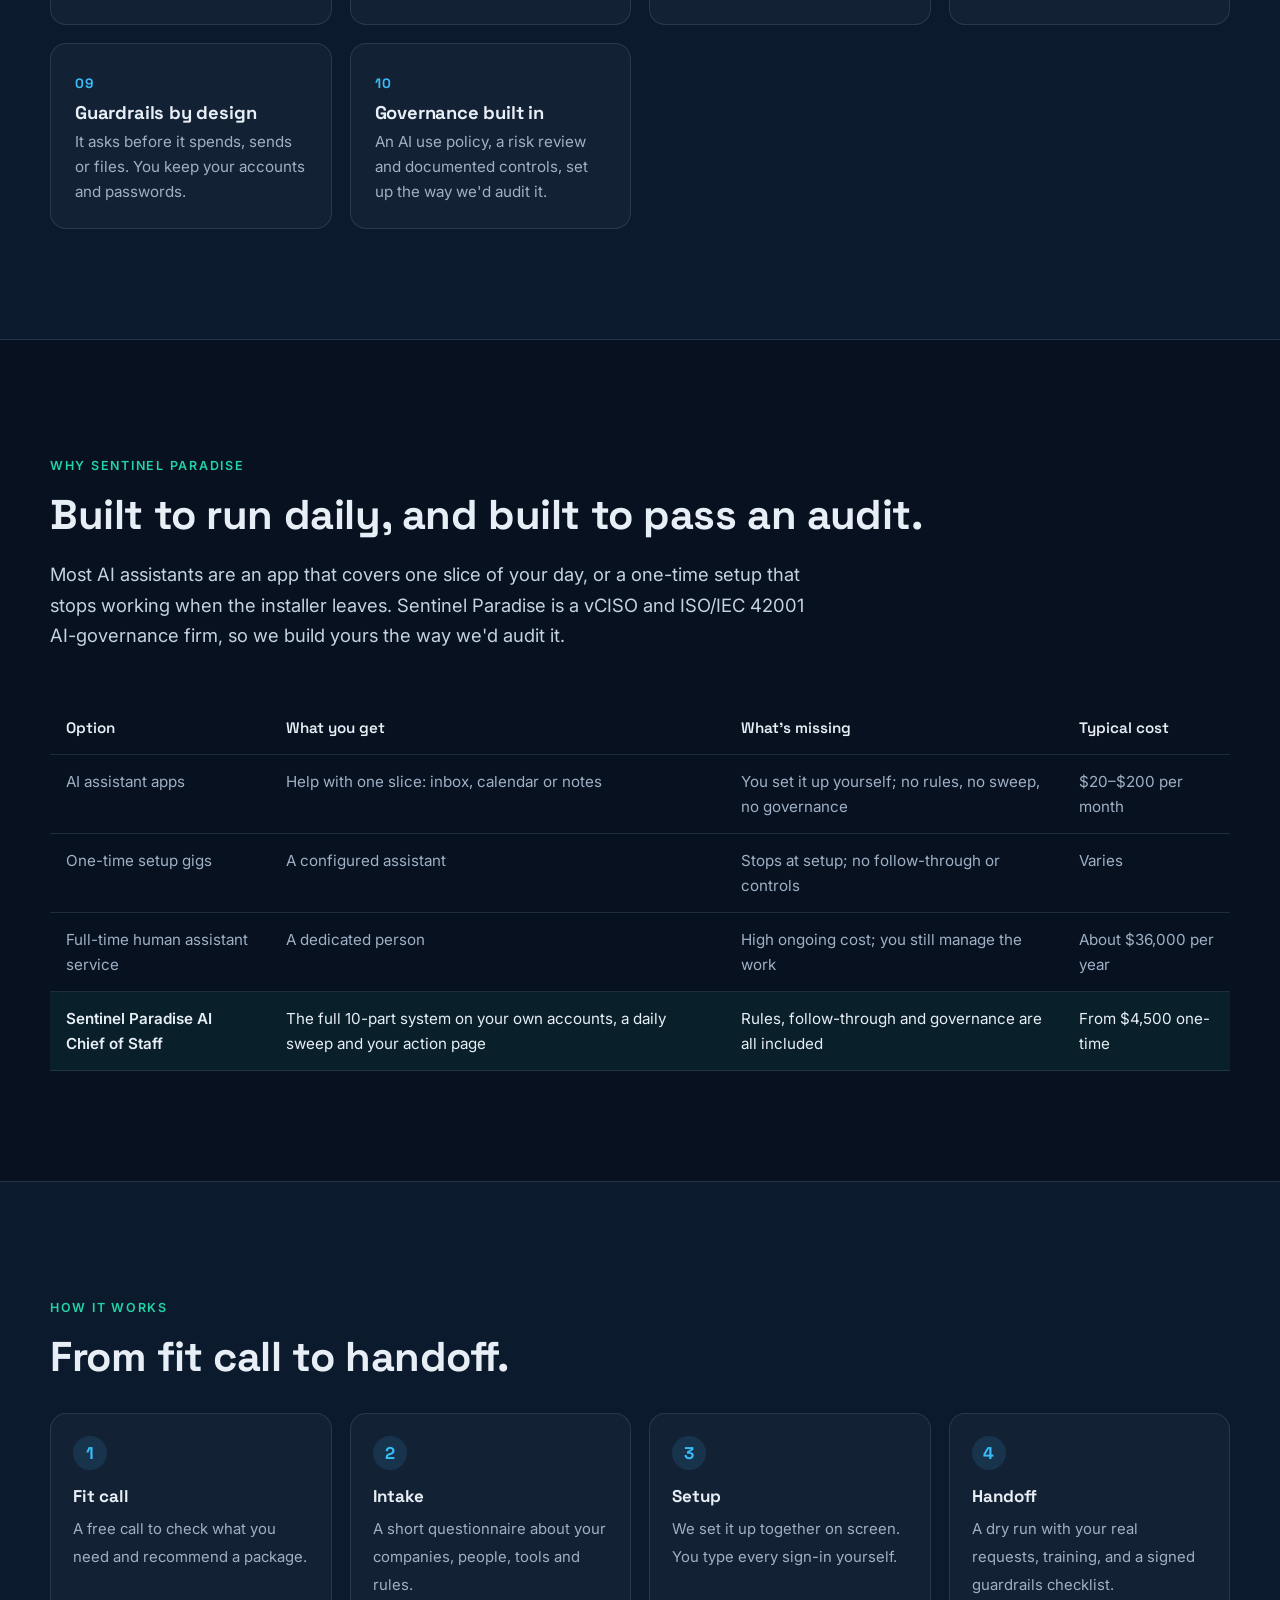
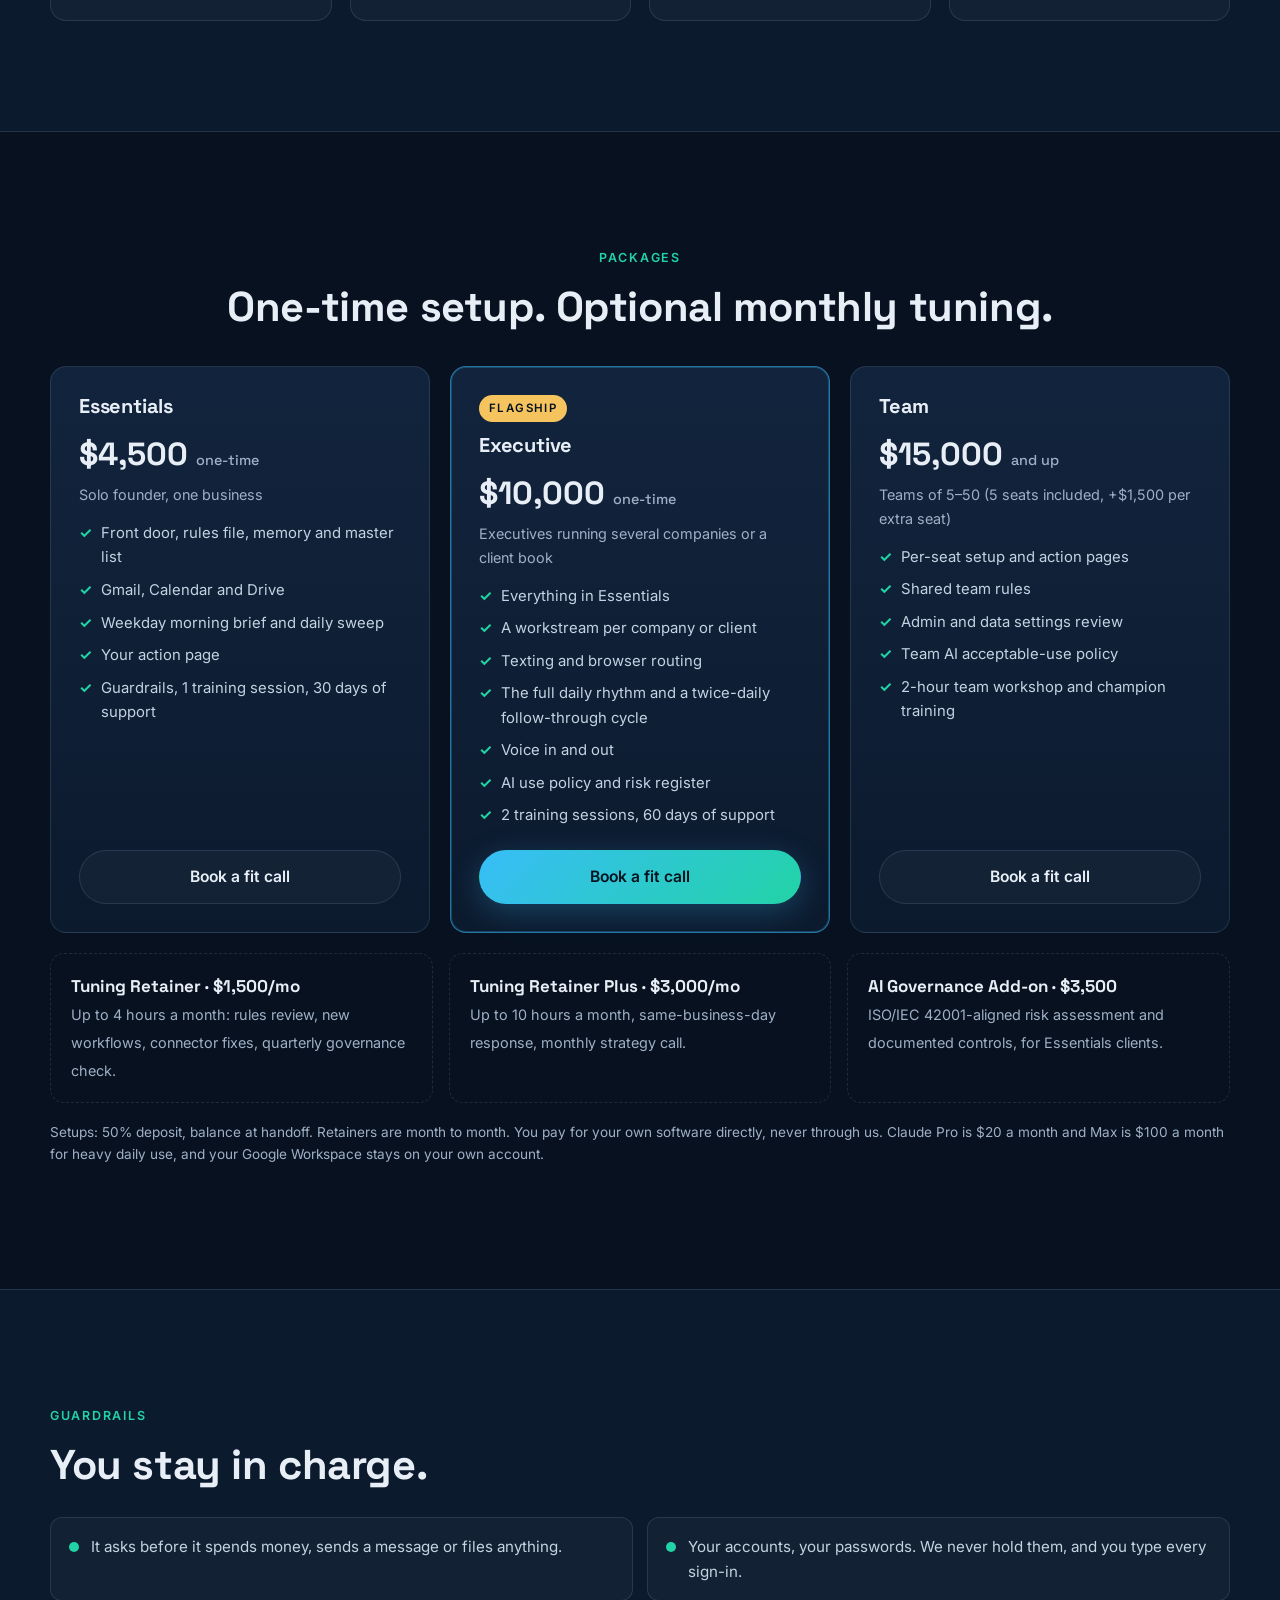
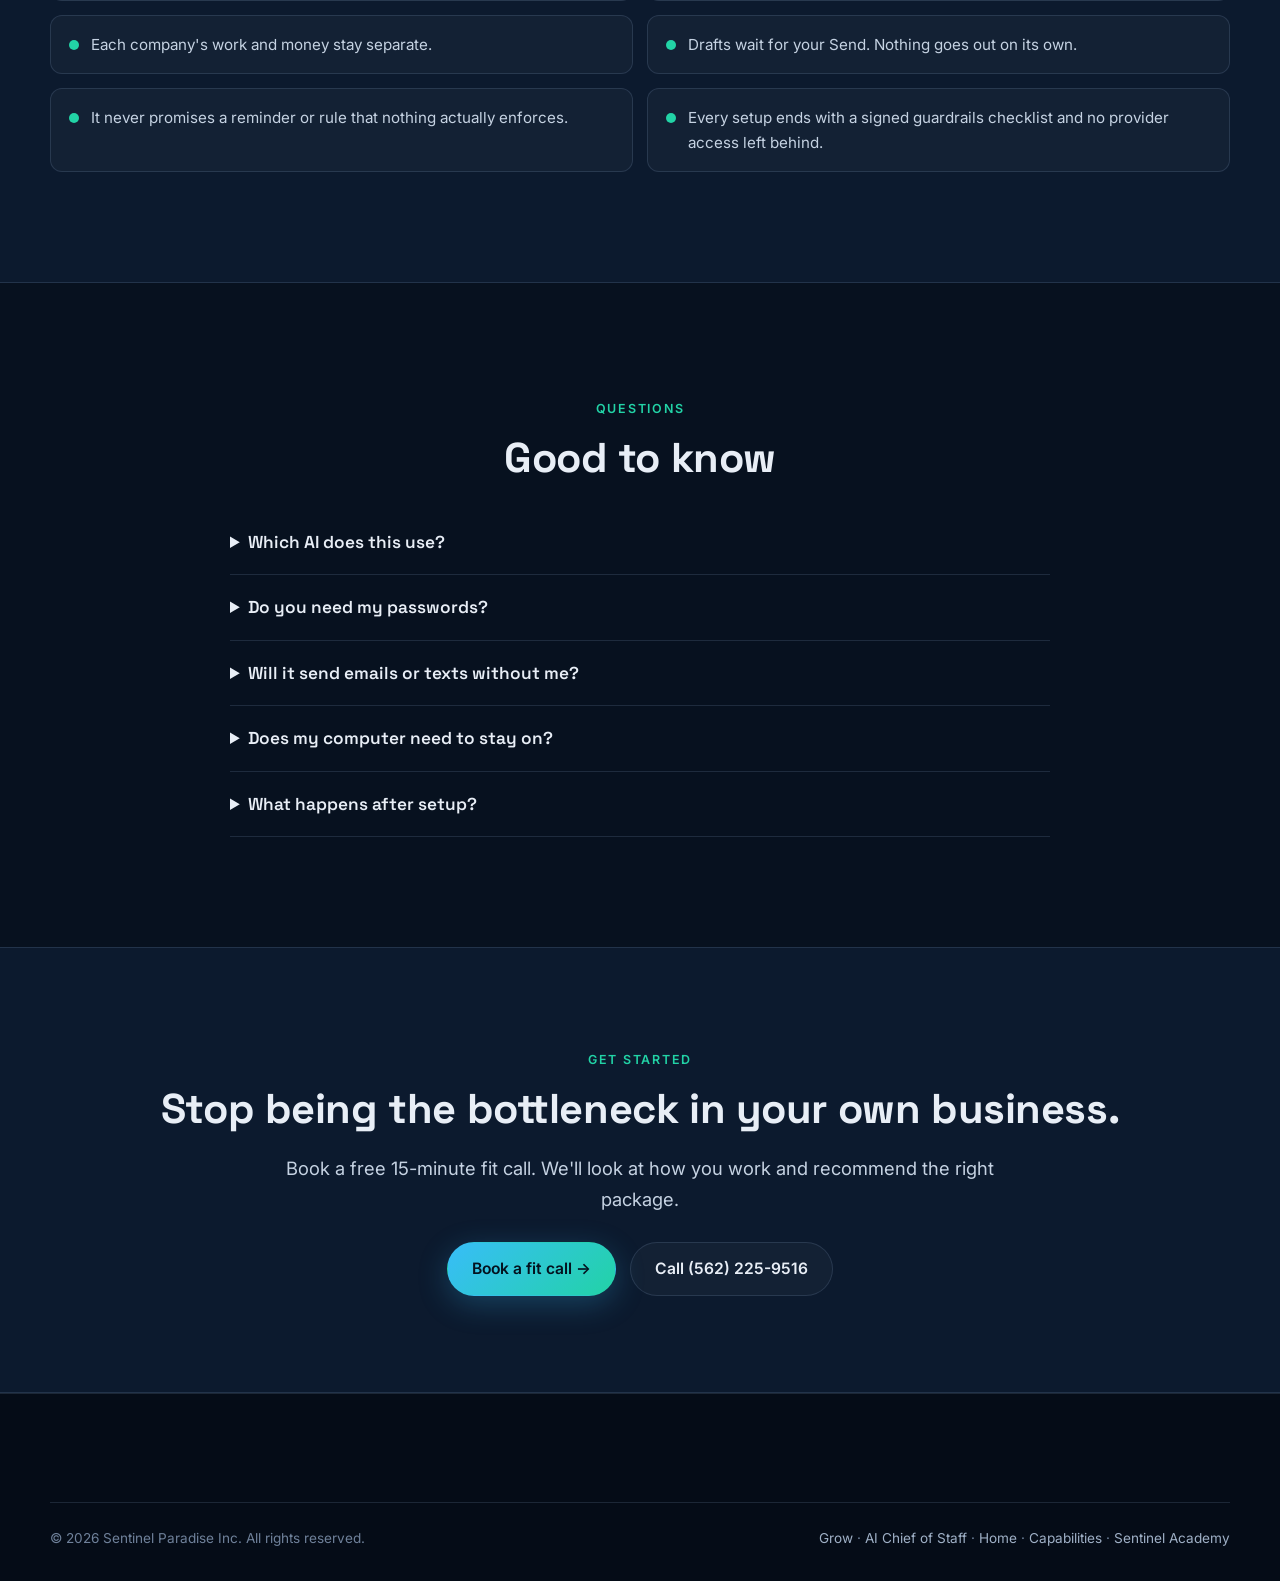
<file: chief-of-staff.html>
<!DOCTYPE html>
<html lang="en">
<head>
<meta charset="utf-8">
<meta name="viewport" content="width=device-width, initial-scale=1">
<title>AI Chief of Staff | Sentinel Paradise</title>
<meta name="description" content="Your own AI chief of staff, set up by AI auditors. One front door, one set of rules, a daily sweep so nothing falls through, and one page of only what needs you.">
<meta property="og:title" content="AI Chief of Staff | Sentinel Paradise">
<meta property="og:description" content="Your own AI chief of staff, set up by AI auditors. Runs daily on the tools you already own.">
<meta property="og:image" content="https://www.sentinelparadise.ai/images/calibration.jpg">
<meta name="theme-color" content="#07111f">
<link rel="icon" href="images/logo.png" type="image/png">
<link rel="apple-touch-icon" href="images/logo.png">
<link rel="preconnect" href="https://fonts.googleapis.com">
<link rel="preconnect" href="https://fonts.gstatic.com" crossorigin>
<link href="https://fonts.googleapis.com/css2?family=Inter:wght@400;500;600;700&family=Space+Grotesk:wght@500;600;700&display=swap" rel="stylesheet">
<link rel="stylesheet" href="style.css">
<style>
.cos-hero{position:relative;overflow:hidden;padding:clamp(56px,8vw,104px) 0 clamp(48px,7vw,88px)}
.cos-hero::before{content:"";position:absolute;inset:-35% -10% auto auto;width:720px;height:720px;background:radial-gradient(closest-side,rgba(56,189,248,.2),transparent);pointer-events:none}
.cos-hero h1 span{background:linear-gradient(135deg,var(--accent),var(--accent-2));-webkit-background-clip:text;background-clip:text;color:transparent}
.cos-grid{position:relative;display:grid;grid-template-columns:1.1fr .9fr;gap:48px;align-items:center}
.cos-grid>*{min-width:0}

/* Sample action page */
.desk{background:linear-gradient(180deg,var(--navy-3),var(--navy-2));border:1px solid var(--line);border-radius:var(--radius);padding:22px;box-shadow:0 30px 60px rgba(0,0,0,.4)}
.desk-top{display:flex;justify-content:space-between;align-items:baseline;gap:12px;margin-bottom:14px}
.desk-top b{font-family:var(--display);font-size:1.05rem}
.desk-top small{color:var(--muted);font-size:.78rem}
.desk-label{font-size:.7rem;font-weight:600;letter-spacing:.14em;text-transform:uppercase;color:var(--accent-2);margin:14px 0 8px}
.task{display:flex;gap:12px;align-items:flex-start;padding:11px 12px;border:1px solid var(--line);border-radius:12px;background:rgba(255,255,255,.03);margin-bottom:8px;font-size:.92rem}
.task i{flex:none;width:18px;height:18px;border-radius:5px;border:2px solid var(--muted);margin-top:3px}
.task.done i{background:var(--accent-2);border-color:var(--accent-2)}
.task.done span{text-decoration:line-through;color:var(--muted)}
.task em{display:block;font-style:normal;font-size:.78rem;color:var(--muted)}
.draft{display:flex;justify-content:space-between;align-items:center;gap:12px;padding:11px 12px;border:1px solid rgba(56,189,248,.35);border-radius:12px;background:rgba(56,189,248,.06);margin-bottom:8px;font-size:.88rem}
.draft span{min-width:0;overflow:hidden;text-overflow:ellipsis;white-space:nowrap;color:#c5d2e2}
.draft b{flex:none;font-size:.78rem;padding:6px 12px;border-radius:999px;background:linear-gradient(135deg,var(--accent),var(--accent-2));color:#04121f}
.desk-note{font-size:.75rem;color:var(--muted);margin:10px 0 0;text-align:center}

/* Parts */
.parts{display:grid;grid-template-columns:repeat(auto-fit,minmax(260px,1fr));gap:18px;margin-top:36px}
.part{padding:24px;border-radius:var(--radius);border:1px solid var(--line);background:rgba(255,255,255,.03)}
.part .n{font-family:var(--display);font-weight:700;color:var(--accent);font-size:.85rem;letter-spacing:.08em}
.part h3{margin:6px 0 6px;font-size:1.15rem}
.part p{margin:0;font-size:.95rem}

/* Compare */
.compare{width:100%;border-collapse:collapse;margin-top:32px;font-size:.95rem}
.compare th,.compare td{padding:14px 16px;border-bottom:1px solid var(--line);text-align:left;vertical-align:top}
.compare th{font-family:var(--display);font-weight:600;color:var(--text)}
.compare td{color:var(--muted)}
.compare tr.us td{color:var(--text);background:rgba(34,211,166,.07)}
.compare tr.us td:first-child{font-weight:600}
.table-wrap{overflow-x:auto}

/* Steps */
.steps{list-style:none;counter-reset:s;padding:0;margin:32px 0 0;display:grid;grid-template-columns:repeat(4,1fr);gap:18px}
.steps li{counter-increment:s;padding:22px;border-radius:var(--radius);border:1px solid var(--line);background:rgba(255,255,255,.03)}
.steps li::before{content:counter(s);display:grid;place-items:center;width:34px;height:34px;border-radius:50%;background:rgba(56,189,248,.12);color:var(--accent);font-family:var(--display);font-weight:700;margin-bottom:12px}
.steps b{display:block;font-family:var(--display);margin-bottom:4px}
.steps span{color:var(--muted);font-size:.93rem}

/* Pricing */
.tiers{display:grid;grid-template-columns:repeat(3,1fr);gap:20px;margin-top:36px}
.tier{display:flex;flex-direction:column;padding:28px;border-radius:var(--radius);border:1px solid var(--line);background:linear-gradient(180deg,var(--navy-3),var(--navy-2))}
.tier.flag{border-color:rgba(56,189,248,.55);box-shadow:0 0 0 1px rgba(56,189,248,.25) inset}
.tier .tag{align-self:flex-start;font-size:.72rem;font-weight:600;letter-spacing:.12em;text-transform:uppercase;color:#04121f;background:var(--gold);padding:4px 10px;border-radius:999px;margin-bottom:12px}
.tier h3{margin:0 0 4px}
.tier .price{font-family:var(--display);font-size:2rem;font-weight:700;color:var(--text);margin:6px 0 2px}
.tier .price small{font-size:.9rem;color:var(--muted);font-weight:500}
.tier .who{font-size:.9rem;margin-bottom:14px}
.tier ul{list-style:none;padding:0;margin:0 0 22px;display:grid;gap:8px;font-size:.93rem;color:#c5d2e2}
.tier li{padding-left:22px;position:relative}
.tier li::before{content:"✓";position:absolute;left:0;color:var(--accent-2);font-weight:700}
.tier .btn{margin-top:auto;justify-content:center}
.extras{display:grid;grid-template-columns:repeat(3,1fr);gap:16px;margin-top:20px}
.extras div{padding:18px 20px;border-radius:14px;border:1px dashed var(--line)}
.extras b{display:block;font-family:var(--display);color:var(--text)}
.extras span{font-size:.9rem;color:var(--muted)}
.fine{font-size:.85rem;color:var(--muted);margin-top:18px}

/* Guardrails */
.guards{display:grid;grid-template-columns:repeat(2,1fr);gap:14px;margin-top:28px}
.guards div{display:flex;gap:12px;padding:16px 18px;border-radius:12px;border:1px solid var(--line);background:rgba(255,255,255,.03)}
.guards div::before{content:"";flex:none;width:10px;height:10px;border-radius:50%;background:var(--accent-2);margin-top:8px}
.guards p{margin:0;color:#c5d2e2;font-size:.95rem}

/* FAQ */
.faq{max-width:820px;margin:28px auto 0}
.faq details{border-bottom:1px solid var(--line);padding:18px 0}
.faq summary{cursor:pointer;font-family:var(--display);font-weight:600;font-size:1.08rem;color:var(--text)}
.faq details p{margin:10px 0 0}

.cta-band{text-align:center;padding:clamp(56px,8vw,96px) 0}
.cta-band .btn-row{justify-content:center}

@media (max-width:980px){.cos-grid{grid-template-columns:1fr}.steps{grid-template-columns:repeat(2,1fr)}.tiers,.extras{grid-template-columns:1fr}}
@media (max-width:720px){.steps,.guards{grid-template-columns:1fr}}
</style>
</head>
<body>
<a class="skip" href="#main">Skip to content</a>
<header class="site-header">
  <nav class="container nav" aria-label="Main">
    <a class="brand" href="./" aria-label="Sentinel Paradise home">
      <img src="images/logo.png" alt="" width="40" height="40">
      <span>Sentinel Paradise<small>.ai</small></span>
    </a>
    <button class="menu-btn" aria-expanded="false" aria-controls="nav-links">Menu</button>
    <ul class="nav-links" id="nav-links">
      <li><a href="grow">Grow</a></li>
      <li><a href="chief-of-staff" aria-current="page">AI Chief of Staff</a></li>
      <li><a href="./">Home</a></li>
      <li><a href="capabilities">Capabilities</a></li>
      <li><a href="academy">Sentinel Academy</a></li>
      <li><a class="btn btn-primary" href="#book" style="padding:9px 18px">Book a Fit Call</a></li>
    </ul>
  </nav>
</header>

<main id="main">
<section class="cos-hero">
  <div class="container cos-grid">
    <div>
      <span class="eyebrow">AI Chief of Staff Setup</span>
      <h1>Your own AI chief of staff, <span>set up by AI auditors.</span></h1>
      <p class="lead">You run the company. Your inbox, texts and follow-ups shouldn't run you. We set up Claude as your personal chief of staff on your own accounts. You get one front door for every request and a workstream for each company or client. One set of house rules governs everything. Every day it sweeps your open items, drafts your replies and hands you one page of only what truly needs you.</p>
      <div class="btn-row">
        <a class="btn btn-primary" href="#book">Book a free fit call →</a>
        <a class="btn btn-ghost" href="#pricing">See packages</a>
      </div>
      <div class="ids">
        <span class="chip"><b>ISO/IEC 42001</b> AI governance</span>
        <span class="chip"><b>vCISO</b> led</span>
        <span class="chip">Your accounts, your passwords</span>
      </div>
    </div>
    <div class="desk" aria-label="Sample action page">
      <div class="desk-top"><b>Your action page</b><small>Today · sample</small></div>
      <div class="desk-label">Ready to send</div>
      <div class="draft"><span>Re: Proposal follow-up: "Thanks for the call today…"</span><b>Send</b></div>
      <div class="draft"><span>Text to vendor: "Confirming Tuesday at 10…"</span><b>Send</b></div>
      <div class="desk-label">Needs your signature</div>
      <div class="task"><i></i><span>Sign the client services agreement<em>Opens in your signing app · 2 min</em></span></div>
      <div class="desk-label">Only you can do</div>
      <div class="task done"><i></i><span>Approve the Q1 marketing spend</span></div>
      <div class="task"><i></i><span>Call the bank to confirm the new signer<em>Number and script included</em></span></div>
      <p class="desk-note">Everything else, your chief of staff is already handling.</p>
    </div>
  </div>
</section>

<section class="section alt" id="what">
  <div class="container">
    <span class="eyebrow">What you get</span>
    <h2>A full system, not another app.</h2>
    <p class="lead">Ten parts that work together on the tools you already own, so the work gets done every day, not just the day we install it.</p>
    <div class="parts">
      <div class="part"><span class="n">01</span><h3>One front door</h3><p>Say or type what you need. It handles quick tasks and routes bigger work.</p></div>
      <div class="part"><span class="n">02</span><h3>Parallel workstreams</h3><p>A dedicated workstream per company, client or project, reporting back to you.</p></div>
      <div class="part"><span class="n">03</span><h3>Your rules, every time</h3><p>One rules file every thread follows: what it may do alone, what needs your yes, what stays separate between companies.</p></div>
      <div class="part"><span class="n">04</span><h3>It remembers</h3><p>Your people, preferences and every open item carry over from day to day.</p></div>
      <div class="part"><span class="n">05</span><h3>Your tools, connected</h3><p>Gmail, Calendar and Drive, plus texting and web tools on higher tiers.</p></div>
      <div class="part"><span class="n">06</span><h3>A day that runs itself</h3><p>A morning brief, focus blocks and an end-of-day wrap, on schedule.</p></div>
      <div class="part"><span class="n">07</span><h3>Nothing falls through</h3><p>A daily sweep of email, texts, calendar and files. It finishes what it can and drafts every reply.</p></div>
      <div class="part"><span class="n">08</span><h3>One page of only you</h3><p>Checkboxes, plain steps and the right links for what only you can do, plus a Send button for every draft.</p></div>
      <div class="part"><span class="n">09</span><h3>Guardrails by design</h3><p>It asks before it spends, sends or files. You keep your accounts and passwords.</p></div>
      <div class="part"><span class="n">10</span><h3>Governance built in</h3><p>An AI use policy, a risk review and documented controls, set up the way we'd audit it.</p></div>
    </div>
  </div>
</section>

<section class="section" id="why">
  <div class="container">
    <span class="eyebrow">Why Sentinel Paradise</span>
    <h2>Built to run daily, and built to pass an audit.</h2>
    <p class="lead">Most AI assistants are an app that covers one slice of your day, or a one-time setup that stops working when the installer leaves. Sentinel Paradise is a vCISO and ISO/IEC 42001 AI-governance firm, so we build yours the way we'd audit it.</p>
    <div class="table-wrap">
      <table class="compare">
        <thead><tr><th>Option</th><th>What you get</th><th>What's missing</th><th>Typical cost</th></tr></thead>
        <tbody>
          <tr><td>AI assistant apps</td><td>Help with one slice: inbox, calendar or notes</td><td>You set it up yourself; no rules, no sweep, no governance</td><td>$20–$200 per month</td></tr>
          <tr><td>One-time setup gigs</td><td>A configured assistant</td><td>Stops at setup; no follow-through or controls</td><td>Varies</td></tr>
          <tr><td>Full-time human assistant service</td><td>A dedicated person</td><td>High ongoing cost; you still manage the work</td><td>About $36,000 per year</td></tr>
          <tr class="us"><td>Sentinel Paradise AI Chief of Staff</td><td>The full 10-part system on your own accounts, a daily sweep and your action page</td><td>Rules, follow-through and governance are all included</td><td>From $4,500 one-time</td></tr>
        </tbody>
      </table>
    </div>
  </div>
</section>

<section class="section alt" id="how">
  <div class="container">
    <span class="eyebrow">How it works</span>
    <h2>From fit call to handoff.</h2>
    <ol class="steps">
      <li><b>Fit call</b><span>A free call to check what you need and recommend a package.</span></li>
      <li><b>Intake</b><span>A short questionnaire about your companies, people, tools and rules.</span></li>
      <li><b>Setup</b><span>We set it up together on screen. You type every sign-in yourself.</span></li>
      <li><b>Handoff</b><span>A dry run with your real requests, training, and a signed guardrails checklist.</span></li>
    </ol>
  </div>
</section>

<section class="section" id="pricing">
  <div class="container">
    <div class="center">
      <span class="eyebrow">Packages</span>
      <h2>One-time setup. Optional monthly tuning.</h2>
    </div>
    <div class="tiers">
      <div class="tier">
        <h3>Essentials</h3>
        <div class="price">$4,500 <small>one-time</small></div>
        <p class="who">Solo founder, one business</p>
        <ul>
          <li>Front door, rules file, memory and master list</li>
          <li>Gmail, Calendar and Drive</li>
          <li>Weekday morning brief and daily sweep</li>
          <li>Your action page</li>
          <li>Guardrails, 1 training session, 30 days of support</li>
        </ul>
        <a class="btn btn-ghost" href="#book">Book a fit call</a>
      </div>
      <div class="tier flag">
        <span class="tag">Flagship</span>
        <h3>Executive</h3>
        <div class="price">$10,000 <small>one-time</small></div>
        <p class="who">Executives running several companies or a client book</p>
        <ul>
          <li>Everything in Essentials</li>
          <li>A workstream per company or client</li>
          <li>Texting and browser routing</li>
          <li>The full daily rhythm and a twice-daily follow-through cycle</li>
          <li>Voice in and out</li>
          <li>AI use policy and risk register</li>
          <li>2 training sessions, 60 days of support</li>
        </ul>
        <a class="btn btn-primary" href="#book">Book a fit call</a>
      </div>
      <div class="tier">
        <h3>Team</h3>
        <div class="price">$15,000 <small>and up</small></div>
        <p class="who">Teams of 5–50 (5 seats included, +$1,500 per extra seat)</p>
        <ul>
          <li>Per-seat setup and action pages</li>
          <li>Shared team rules</li>
          <li>Admin and data settings review</li>
          <li>Team AI acceptable-use policy</li>
          <li>2-hour team workshop and champion training</li>
        </ul>
        <a class="btn btn-ghost" href="#book">Book a fit call</a>
      </div>
    </div>
    <div class="extras">
      <div><b>Tuning Retainer · $1,500/mo</b><span>Up to 4 hours a month: rules review, new workflows, connector fixes, quarterly governance check.</span></div>
      <div><b>Tuning Retainer Plus · $3,000/mo</b><span>Up to 10 hours a month, same-business-day response, monthly strategy call.</span></div>
      <div><b>AI Governance Add-on · $3,500</b><span>ISO/IEC 42001-aligned risk assessment and documented controls, for Essentials clients.</span></div>
    </div>
    <p class="fine">Setups: 50% deposit, balance at handoff. Retainers are month to month. You pay for your own software directly, never through us. Claude Pro is $20 a month and Max is $100 a month for heavy daily use, and your Google Workspace stays on your own account.</p>
  </div>
</section>

<section class="section alt" id="guardrails">
  <div class="container">
    <span class="eyebrow">Guardrails</span>
    <h2>You stay in charge.</h2>
    <div class="guards">
      <div><p>It asks before it spends money, sends a message or files anything.</p></div>
      <div><p>Your accounts, your passwords. We never hold them, and you type every sign-in.</p></div>
      <div><p>Each company's work and money stay separate.</p></div>
      <div><p>Drafts wait for your Send. Nothing goes out on its own.</p></div>
      <div><p>It never promises a reminder or rule that nothing actually enforces.</p></div>
      <div><p>Every setup ends with a signed guardrails checklist and no provider access left behind.</p></div>
    </div>
  </div>
</section>

<section class="section" id="faq">
  <div class="container">
    <div class="center"><span class="eyebrow">Questions</span><h2>Good to know</h2></div>
    <div class="faq">
      <details><summary>Which AI does this use?</summary><p>Claude by Anthropic, on your own Claude account, with the desktop app on your computer.</p></details>
      <details><summary>Do you need my passwords?</summary><p>No. You sign in to every account yourself while we guide you. We never store your credentials.</p></details>
      <details><summary>Will it send emails or texts without me?</summary><p>No. It drafts them and puts each one on your action page with a preview. You tap Send.</p></details>
      <details><summary>Does my computer need to stay on?</summary><p>Yes, during working hours. The daily brief and sweep run on your computer while the Claude app is open, and we set this up with you.</p></details>
      <details><summary>What happens after setup?</summary><p>Your setup includes 30 or 60 days of support. After that, a monthly tuning retainer is optional.</p></details>
    </div>
  </div>
</section>

<section class="section alt cta-band" id="book">
  <div class="container">
    <span class="eyebrow">Get started</span>
    <h2>Stop being the bottleneck in your own business.</h2>
    <p class="lead" style="margin-inline:auto">Book a free 15-minute fit call. We'll look at how you work and recommend the right package.</p>
    <div class="btn-row">
      <a class="btn btn-primary" href="https://cal.com/desirae-moore-n1dby6/15min?notes=AI%20Chief%20of%20Staff%20fit%20call" target="_blank" rel="noopener">Book a fit call →</a>
      <a class="btn btn-ghost" href="tel:+15622259516">Call (562) 225-9516</a>
    </div>
  </div>
</section>
</main>

<footer class="site-footer">
  <div class="container">
    <div class="copy">
      <span>© <span data-year>2026</span> Sentinel Paradise Inc. All rights reserved.</span>
      <span><a href="grow">Grow</a> · <a href="chief-of-staff">AI Chief of Staff</a> · <a href="./">Home</a> · <a href="capabilities">Capabilities</a> · <a href="academy">Sentinel Academy</a></span>
    </div>
  </div>
</footer>
<script src="script.js"></script>
</body>
</html>
</file>
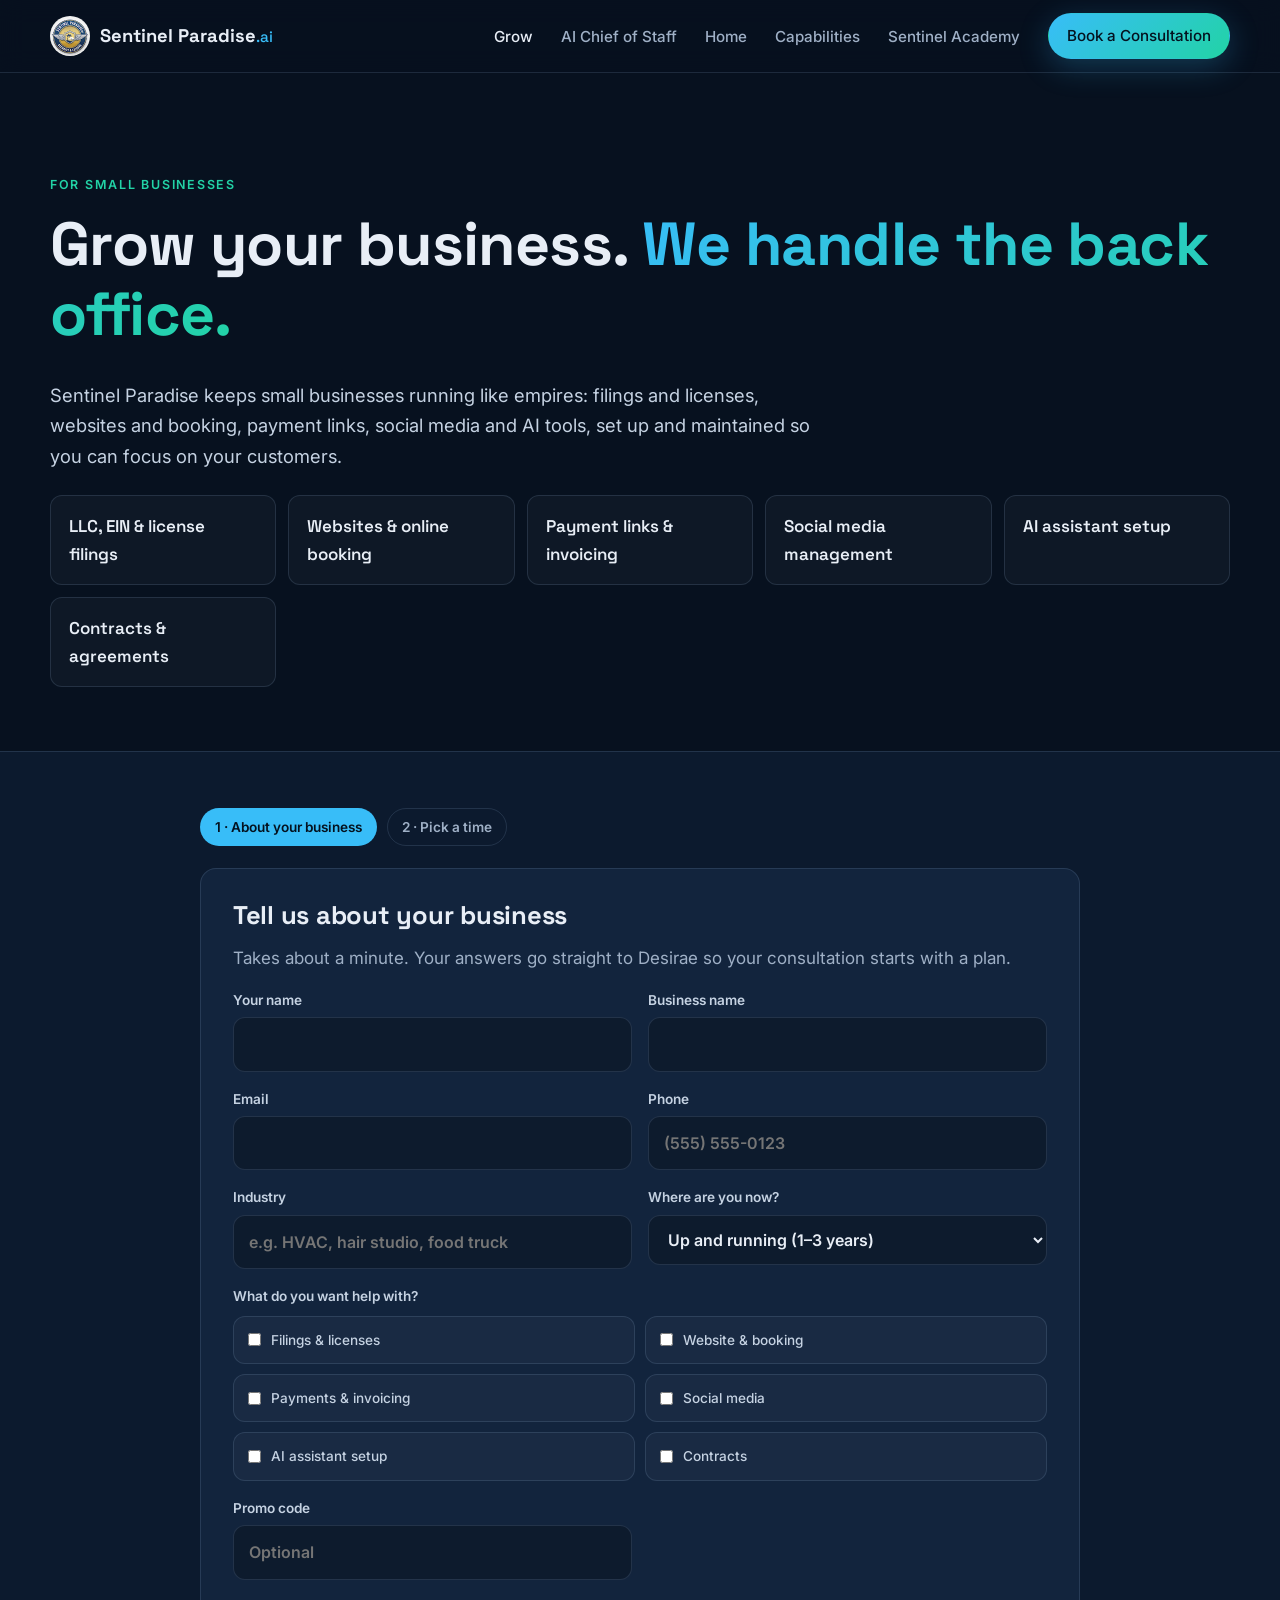
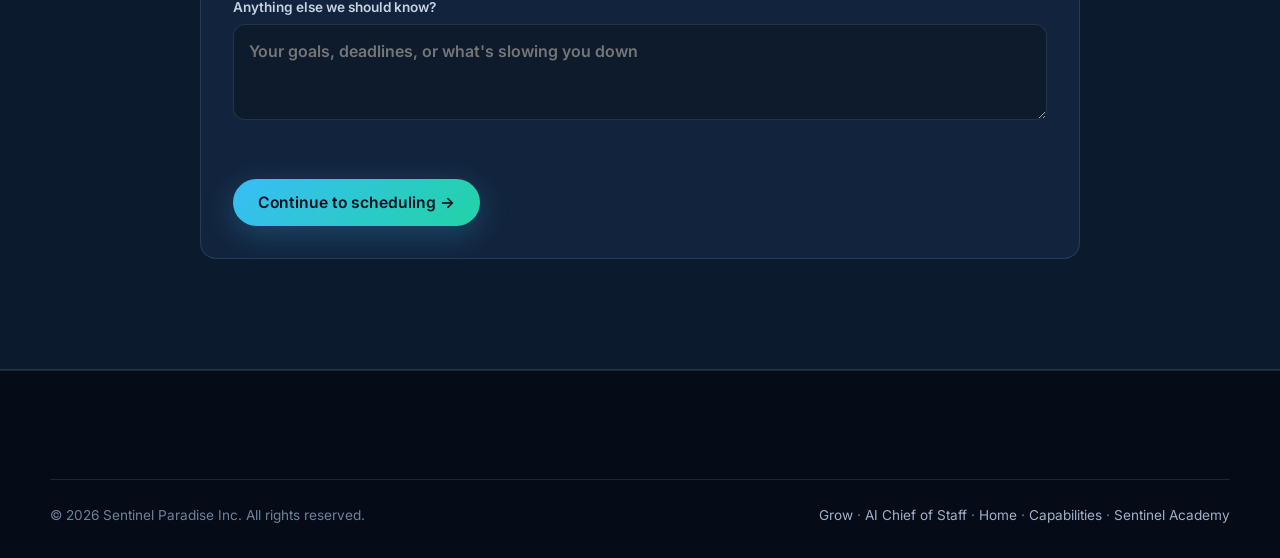
<file: grow.html>
<!DOCTYPE html>
<html lang="en">
<head>
<meta charset="utf-8">
<meta name="viewport" content="width=device-width, initial-scale=1">
<title>Grow | Sentinel Paradise</title>
<meta name="description" content="Small business growth with Sentinel Paradise: filings, websites, payments, social media and AI tools, handled for you. Book a free consultation.">
<meta property="og:title" content="Grow | Sentinel Paradise">
<meta property="og:description" content="Small business growth: filings, websites, payments, social media and AI tools, handled for you.">
<meta property="og:image" content="https://www.sentinelparadise.ai/images/calibration.jpg">
<meta name="theme-color" content="#07111f">
<link rel="icon" href="images/logo.png" type="image/png">
<link rel="apple-touch-icon" href="images/logo.png">
<link rel="preconnect" href="https://fonts.googleapis.com">
<link rel="preconnect" href="https://fonts.gstatic.com" crossorigin>
<link href="https://fonts.googleapis.com/css2?family=Inter:wght@400;500;600;700&family=Space+Grotesk:wght@500;600;700&display=swap" rel="stylesheet">
<link rel="stylesheet" href="style.css">
<style>
.grow-hero{padding:clamp(56px,8vw,96px) 0 clamp(40px,6vw,64px)}
.grow-hero h1 span{background:linear-gradient(135deg,var(--accent),var(--accent-2));-webkit-background-clip:text;background-clip:text;color:transparent}
.steps-bar{display:flex;gap:10px;margin:0 0 22px;font-size:.85rem;font-weight:600;color:var(--muted)}
.steps-bar span{padding:7px 14px;border-radius:999px;border:1px solid var(--line)}
.steps-bar span.on{background:var(--accent);color:#04121f;border-color:transparent}
.intake{display:grid;grid-template-columns:1fr 1fr;gap:16px}
.intake .full{grid-column:1/-1}
.intake label{font-size:.85rem;font-weight:600;color:#c5d2e2;display:block}
.intake input,.intake select,.intake textarea{width:100%;margin-top:6px;padding:13px 15px;border-radius:12px;border:1px solid var(--line);background:rgba(0,0,0,.25);color:var(--text);font:inherit;font-size:1rem}
.intake select option{background:#0c1a2e}
.intake input:focus,.intake select:focus,.intake textarea:focus{outline:2px solid var(--accent);border-color:transparent}
.intake textarea{min-height:96px;resize:vertical}
.needs{display:grid;grid-template-columns:1fr 1fr;gap:10px;margin-top:8px}
.needs label{display:flex;gap:10px;align-items:center;padding:12px 14px;border:1px solid var(--line);border-radius:12px;background:rgba(255,255,255,.03);font-weight:500;cursor:pointer}
.needs input{width:auto;margin:0;accent-color:var(--accent)}
.err{color:#fca5a5;font-size:.85rem;min-height:1.2em;margin-top:4px}
.panel{background:var(--navy-3);border:1px solid var(--line);border-radius:var(--radius);padding:clamp(20px,3vw,32px)}
.slot-pick{display:grid;grid-template-columns:1fr 1fr;gap:14px;margin-bottom:18px}
.slot{text-align:left;padding:18px;border-radius:14px;border:1px solid var(--line);background:rgba(255,255,255,.03);color:var(--text);cursor:pointer;font:inherit}
.slot b{display:block;font-family:var(--display);font-size:1.1rem;margin-bottom:4px}
.slot small{color:var(--muted)}
.slot.active{border-color:var(--accent);box-shadow:0 0 0 2px rgba(56,189,248,.35) inset;background:rgba(56,189,248,.08)}
.recap{font-size:.9rem;color:var(--muted);margin:0 0 14px}
[hidden]{display:none!important}
@media (max-width:760px){.intake,.needs,.slot-pick{grid-template-columns:1fr}}
</style>
</head>
<body>
<a class="skip" href="#main">Skip to content</a>
<header class="site-header">
  <nav class="container nav" aria-label="Main">
    <a class="brand" href="./" aria-label="Sentinel Paradise home">
      <img src="images/logo.png" alt="" width="40" height="40">
      <span>Sentinel Paradise<small>.ai</small></span>
    </a>
    <button class="menu-btn" aria-expanded="false" aria-controls="nav-links">Menu</button>
    <ul class="nav-links" id="nav-links">
      <li><a href="grow" aria-current="page">Grow</a></li>
      <li><a href="chief-of-staff">AI Chief of Staff</a></li>
      <li><a href="./">Home</a></li>
      <li><a href="capabilities">Capabilities</a></li>
      <li><a href="academy">Sentinel Academy</a></li>
      <li><a class="btn btn-primary" href="./#book" style="padding:9px 18px">Book a Consultation</a></li>
    </ul>
  </nav>
</header>

<main id="main">
<section class="grow-hero">
  <div class="container">
    <span class="eyebrow">For small businesses</span>
    <h1>Grow your business. <span>We handle the back office.</span></h1>
    <p class="lead">Sentinel Paradise keeps small businesses running like empires: filings and licenses, websites and booking, payment links, social media and AI tools, set up and maintained so you can focus on your customers.</p>
    <ul class="help-list" style="grid-template-columns:repeat(auto-fit,minmax(220px,1fr))">
      <li>LLC, EIN &amp; license filings</li>
      <li>Websites &amp; online booking</li>
      <li>Payment links &amp; invoicing</li>
      <li>Social media management</li>
      <li>AI assistant setup</li>
      <li>Contracts &amp; agreements</li>
    </ul>
  </div>
</section>

<section class="section alt" id="start" style="padding-top:56px">
  <div class="container" style="max-width:880px">
    <div class="steps-bar" aria-hidden="true"><span id="s1" class="on">1 · About your business</span><span id="s2">2 · Pick a time</span></div>

    <div class="panel" id="step1">
      <h2 style="font-size:1.6rem">Tell us about your business</h2>
      <p>Takes about a minute. Your answers go straight to Desirae so your consultation starts with a plan.</p>
      <form class="intake" id="grow-form" novalidate>
        <label>Your name<input name="name" autocomplete="name" required></label>
        <label>Business name<input name="biz" autocomplete="organization"></label>
        <label>Email<input name="email" type="email" autocomplete="email" required></label>
        <label>Phone<input name="phone" type="tel" autocomplete="tel" placeholder="(555) 555-0123"></label>
        <label>Industry<input name="industry" placeholder="e.g. HVAC, hair studio, food truck"></label>
        <label>Where are you now?
          <select name="stage">
            <option>Just an idea</option>
            <option>Starting up (under 1 year)</option>
            <option selected>Up and running (1–3 years)</option>
            <option>Established (3+ years)</option>
          </select>
        </label>
        <div class="full">
          <label style="margin-bottom:2px">What do you want help with?</label>
          <div class="needs">
            <label><input type="checkbox" name="need" value="Filings & licenses">Filings &amp; licenses</label>
            <label><input type="checkbox" name="need" value="Website & booking">Website &amp; booking</label>
            <label><input type="checkbox" name="need" value="Payments & invoicing">Payments &amp; invoicing</label>
            <label><input type="checkbox" name="need" value="Social media">Social media</label>
            <label><input type="checkbox" name="need" value="AI assistant setup">AI assistant setup</label>
            <label><input type="checkbox" name="need" value="Contracts">Contracts</label>
          </div>
        </div>
        <label>Promo code<input name="promo" autocomplete="off" placeholder="Optional"></label>
        <label class="full">Anything else we should know?<textarea name="notes" placeholder="Your goals, deadlines, or what's slowing you down"></textarea></label>
        <div class="full err" id="grow-err" role="alert"></div>
        <div class="full"><button class="btn btn-primary" type="submit">Continue to scheduling →</button></div>
      </form>
    </div>

    <div class="panel" id="step2" hidden>
      <h2 style="font-size:1.6rem">Pick your consultation</h2>
      <p class="recap" id="recap"></p>
      <div class="slot-pick" role="group" aria-label="Consultation length">
        <button type="button" class="slot active" data-slot="15min" aria-pressed="true"><b>15-minute intro call</b><small>Quick fit check and next steps</small></button>
        <button type="button" class="slot" data-slot="30min" aria-pressed="false"><b>30-minute strategy session</b><small>Walk through your business and leave with a plan</small></button>
      </div>
      <iframe id="grow-cal" class="cal-frame" title="Schedule a small business consultation with Sentinel Paradise" allow="camera; microphone; autoplay; fullscreen"></iframe>
      <div class="cal-status" style="margin-top:14px">
        <button type="button" class="btn btn-ghost" id="grow-back" style="padding:9px 18px">← Edit my answers</button>
        <a id="grow-ext" href="#" target="_blank" rel="noopener">Open calendar in a new tab →</a>
      </div>
      <p class="fineprint">Your answers are attached to your booking. Prefer to talk? Call <a href="tel:+15622259516">(562) 225-9516</a>.</p>
    </div>
  </div>
</section>
</main>

<footer class="site-footer">
  <div class="container">
    <div class="copy">
      <span>© <span data-year>2026</span> Sentinel Paradise Inc. All rights reserved.</span>
      <span><a href="grow">Grow</a> · <a href="chief-of-staff">AI Chief of Staff</a> · <a href="./">Home</a> · <a href="capabilities">Capabilities</a> · <a href="academy">Sentinel Academy</a></span>
    </div>
  </div>
</footer>
<script src="script.js"></script>
<script>
(function () {
  var base = 'https://cal.com/desirae-moore-n1dby6/';
  var form = document.getElementById('grow-form');
  var step1 = document.getElementById('step1'), step2 = document.getElementById('step2');
  var frame = document.getElementById('grow-cal'), ext = document.getElementById('grow-ext');
  var slug = '15min', info = null;

  function calUrl(embed) {
    var p = new URLSearchParams();
    if (embed) p.set('embed', 'true');
    p.set('name', info.name); p.set('email', info.email); p.set('notes', info.notes);
    return base + slug + '?' + p.toString();
  }
  function load() { frame.src = calUrl(true); ext.href = calUrl(false); }

  form.addEventListener('submit', function (e) {
    e.preventDefault();
    var f = form.elements, err = document.getElementById('grow-err');
    var name = f.name.value.trim(), email = f.email.value.trim();
    if (!name) { err.textContent = 'Please add your name.'; f.name.focus(); return; }
    if (!/^[^\s@]+@[^\s@]+\.[^\s@]+$/.test(email)) { err.textContent = 'Please enter a valid email.'; f.email.focus(); return; }
    var promo = f.promo.value.toUpperCase().replace(/[^A-Z]/g, "");
    if (promo && promo !== "HECULA") { err.textContent = "That promo code isn't valid."; f.promo.focus(); return; }
    err.textContent = '';
    var needs = Array.prototype.filter.call(form.querySelectorAll('input[name=need]'), function (c) { return c.checked; }).map(function (c) { return c.value; });
    var lines = ['GROW intake (small business)',
      'Business: ' + (f.biz.value.trim() || '—'),
      'Industry: ' + (f.industry.value.trim() || '—'),
      'Stage: ' + f.stage.value,
      'Phone: ' + (f.phone.value.trim() || '—'),
      'Needs: ' + (needs.join(', ') || '—')];
    if (f.notes.value.trim()) lines.push('Notes: ' + f.notes.value.trim());
    if (promo) lines.push("Promo code: HECULA (special pricing)");
    info = { name: name, email: email, notes: lines.join('\n') };
    document.getElementById('recap').textContent = 'Booking for ' + name + (f.biz.value.trim() ? ' · ' + f.biz.value.trim() : '') + '. Your answers are filled in for you.' + (promo ? ' Promo code HECULA applied: special pricing.' : '');
    step1.hidden = true; step2.hidden = false;
    document.getElementById('s1').classList.remove('on'); document.getElementById('s2').classList.add('on');
    load();
    document.getElementById('start').scrollIntoView({ behavior: 'smooth' });
  });

  document.querySelectorAll('[data-slot]').forEach(function (b) {
    b.addEventListener('click', function () {
      document.querySelectorAll('[data-slot]').forEach(function (x) { x.classList.remove('active'); x.setAttribute('aria-pressed', 'false'); });
      b.classList.add('active'); b.setAttribute('aria-pressed', 'true');
      slug = b.getAttribute('data-slot'); load();
    });
  });

  document.getElementById('grow-back').addEventListener('click', function () {
    step2.hidden = true; step1.hidden = false;
    document.getElementById('s2').classList.remove('on'); document.getElementById('s1').classList.add('on');
  });
})();
</script>
</body>
</html>
</file>
<file: style.css>
/* Sentinel Paradise — site styles */
:root{
  --navy:#07111f; --navy-2:#0c1a2e; --navy-3:#12243d; --line:rgba(148,178,214,.16);
  --text:#e8eef6; --muted:#9fb0c6; --accent:#38bdf8; --accent-2:#22d3a6; --gold:#f5c45e;
  --radius:16px; --max:1180px;
  --font:"Inter",system-ui,-apple-system,"Segoe UI",Roboto,sans-serif;
  --display:"Space Grotesk","Inter",system-ui,sans-serif;
}
*{box-sizing:border-box}
html{scroll-behavior:smooth}
body{margin:0;background:var(--navy);color:var(--text);font-family:var(--font);line-height:1.65;font-size:17px;-webkit-font-smoothing:antialiased}
img{max-width:100%;display:block}
a{color:var(--accent);text-decoration:none}
a:hover{text-decoration:underline}
h1,h2,h3,h4{font-family:var(--display);line-height:1.15;margin:0 0 .5em;letter-spacing:-.01em}
h1{font-size:clamp(2.2rem,5vw,3.8rem)}
h2{font-size:clamp(1.7rem,3.4vw,2.6rem)}
h3{font-size:1.25rem}
p{margin:0 0 1em;color:var(--muted)}
.container{width:min(100% - 40px,var(--max));margin-inline:auto}
.section{padding:clamp(64px,9vw,110px) 0}
.section.alt{background:var(--navy-2);border-block:1px solid var(--line)}
.eyebrow{display:inline-block;font-size:.78rem;font-weight:600;letter-spacing:.14em;text-transform:uppercase;color:var(--accent-2);margin-bottom:14px}
.lead{font-size:1.15rem;color:#c5d2e2;max-width:760px}
.center{text-align:center}.center .lead{margin-inline:auto}
.skip{position:absolute;left:-999px}.skip:focus{left:12px;top:12px;background:#fff;color:#000;padding:8px 12px;z-index:100}

/* Header */
.site-header{position:sticky;top:0;z-index:50;background:rgba(7,17,31,.82);backdrop-filter:blur(12px);border-bottom:1px solid var(--line)}
.nav{display:flex;align-items:center;justify-content:space-between;height:72px}
.brand{display:flex;align-items:center;gap:10px;color:var(--text);font-family:var(--display);font-weight:700;font-size:1.15rem}
.brand:hover{text-decoration:none}
.brand img{width:40px;height:40px;border-radius:50%}
.brand small{color:var(--accent);font-weight:500}
.nav-links{display:flex;gap:28px;align-items:center;list-style:none;margin:0;padding:0}
.nav-links a{color:var(--muted);font-weight:500;font-size:.95rem}
.nav-links a:hover,.nav-links a[aria-current=page]{color:var(--text);text-decoration:none}
.menu-btn{display:none;background:none;border:1px solid var(--line);color:var(--text);border-radius:10px;padding:8px 12px;font-size:1rem;cursor:pointer}

/* Buttons */
.btn{display:inline-flex;align-items:center;gap:8px;padding:13px 24px;border-radius:999px;font-weight:600;font-size:.98rem;border:1px solid transparent;cursor:pointer;transition:transform .15s,box-shadow .15s,background .15s;font-family:var(--font)}
.btn:hover{text-decoration:none;transform:translateY(-1px)}
.btn-primary{background:linear-gradient(135deg,var(--accent),var(--accent-2));color:#04121f;box-shadow:0 8px 30px rgba(56,189,248,.25)}
.btn-ghost{border-color:var(--line);color:var(--text);background:rgba(255,255,255,.03)}
.btn-ghost:hover{background:rgba(255,255,255,.08)}
.btn-row{display:flex;flex-wrap:wrap;gap:14px;margin-top:28px}

/* Hero */
.hero{position:relative;overflow:hidden;padding:clamp(70px,10vw,130px) 0 clamp(60px,8vw,100px)}
.hero::before{content:"";position:absolute;inset:-30% -10% auto auto;width:780px;height:780px;background:radial-gradient(closest-side,rgba(56,189,248,.22),transparent);pointer-events:none}
.hero::after{content:"";position:absolute;inset:auto auto -40% -15%;width:700px;height:700px;background:radial-gradient(closest-side,rgba(34,211,166,.14),transparent);pointer-events:none}
.hero-grid{position:relative;display:grid;grid-template-columns:1.25fr .75fr;gap:48px;align-items:center}
.hero h1 span{background:linear-gradient(135deg,var(--accent),var(--accent-2));-webkit-background-clip:text;background-clip:text;color:transparent}
.ids{display:flex;flex-wrap:wrap;gap:10px;margin:22px 0 0}
.chip{border:1px solid var(--line);background:rgba(255,255,255,.04);border-radius:999px;padding:6px 14px;font-size:.85rem;color:#c5d2e2;font-weight:500}
.chip b{color:var(--text)}
.hero-art{display:flex;justify-content:center}
.hero-art img{width:100%;max-width:420px;filter:drop-shadow(0 30px 50px rgba(0,0,0,.5))}

/* Cards / grids */
.grid{display:grid;gap:24px}
.grid-2{grid-template-columns:repeat(2,1fr)}
.grid-3{grid-template-columns:repeat(3,1fr)}
.grid-4{grid-template-columns:repeat(4,1fr)}
.card{background:linear-gradient(180deg,var(--navy-3),var(--navy-2));border:1px solid var(--line);border-radius:var(--radius);padding:30px;transition:border-color .2s,transform .2s}
.card:hover{border-color:rgba(56,189,248,.45);transform:translateY(-3px)}
.card .icon{font-size:1.6rem;width:52px;height:52px;display:grid;place-items:center;border-radius:14px;background:rgba(56,189,248,.1);border:1px solid rgba(56,189,248,.25);margin-bottom:18px}
.card .tags{font-size:.8rem;font-weight:600;color:var(--accent);letter-spacing:.03em;margin-bottom:12px}
.card p:last-child{margin-bottom:0}
.media{border-radius:var(--radius);overflow:hidden;border:1px solid var(--line);background:#000}
.media img{width:100%;height:100%;object-fit:cover}
.split{display:grid;grid-template-columns:1fr 1fr;gap:56px;align-items:center}
.pillars{display:grid;grid-template-columns:repeat(3,1fr);gap:16px;margin-top:28px}
.pillar{padding:18px 20px;border-radius:12px;border:1px solid var(--line);background:rgba(255,255,255,.03);font-family:var(--display);font-weight:600}
.pillar::before{content:"";display:block;width:28px;height:3px;border-radius:3px;background:var(--accent-2);margin-bottom:10px}
.check{list-style:none;padding:0;margin:0}
.check li{position:relative;padding-left:34px;margin-bottom:14px;color:#c5d2e2}
.check li::before{content:"✓";position:absolute;left:0;top:1px;width:22px;height:22px;border-radius:50%;background:rgba(34,211,166,.15);color:var(--accent-2);display:grid;place-items:center;font-size:.8rem;font-weight:700}

/* Credentials */
.cred img{border-radius:12px}
.caption{font-size:.85rem;color:var(--muted);margin-top:10px;text-align:center}

/* Booking */
.booking{display:grid;grid-template-columns:.8fr 1.2fr;gap:40px;align-items:start}
.help-list{list-style:none;padding:0;margin:24px 0 0;display:grid;gap:12px}
.help-list li{padding:16px 18px;border-radius:12px;border:1px solid var(--line);background:rgba(255,255,255,.03);font-weight:600;font-family:var(--display)}
.cal-box{background:var(--navy-3);border:1px solid var(--line);border-radius:var(--radius);padding:22px}
.switch{display:flex;gap:8px;background:rgba(0,0,0,.25);padding:6px;border-radius:999px;width:fit-content}
.switch button{border:0;background:none;color:var(--muted);padding:9px 18px;border-radius:999px;font-weight:600;cursor:pointer;font-family:var(--font);font-size:.92rem}
.switch button.active{background:var(--accent);color:#04121f}
.cal-status{display:flex;justify-content:space-between;align-items:center;gap:12px;flex-wrap:wrap;margin:16px 0;font-size:.9rem}
.cal-status .ok{color:#34d399;font-weight:700}
.cal-frame{width:100%;height:640px;border:0;border-radius:12px;background:#fff}
.fineprint{font-size:.8rem;color:var(--muted);text-align:center;margin:14px 0 0}

/* Downloads */
.doc{display:block;color:var(--text)}
.doc:hover{text-decoration:none}
.doc .media{aspect-ratio:3/4}
.doc .media img{object-position:top}
.doc h3{margin:16px 0 4px;font-size:1.05rem}
.doc p{font-size:.9rem;margin:0}

/* Form */
form.ask{display:grid;gap:14px}
.ask label{font-size:.85rem;font-weight:600;color:#c5d2e2}
.ask input,.ask textarea{width:100%;margin-top:6px;padding:13px 15px;border-radius:12px;border:1px solid var(--line);background:rgba(0,0,0,.25);color:var(--text);font:inherit;font-size:1rem}
.ask input:focus,.ask textarea:focus{outline:2px solid var(--accent);border-color:transparent}
.ask textarea{min-height:130px;resize:vertical}

/* Testimonial */
.quote{font-family:var(--display);font-size:clamp(1.3rem,2.4vw,1.75rem);line-height:1.4;color:var(--text);margin:0 0 18px}
.quote-by{color:var(--accent-2);font-weight:600}

/* CTA band */
.cta{background:linear-gradient(135deg,rgba(56,189,248,.16),rgba(34,211,166,.12));border:1px solid rgba(56,189,248,.3);border-radius:24px;padding:clamp(36px,6vw,64px);text-align:center}

/* Footer */
.site-footer{background:#050c17;border-top:1px solid var(--line);padding:64px 0 32px;font-size:.95rem}
.foot-grid{display:grid;grid-template-columns:1.4fr 1fr 1fr 1fr;gap:36px}
.site-footer h4{font-size:.85rem;letter-spacing:.12em;text-transform:uppercase;color:var(--text);margin-bottom:14px}
.site-footer p,.site-footer li{color:var(--muted);margin:0 0 6px}
.site-footer ul{list-style:none;padding:0;margin:0}
.site-footer a{color:var(--muted)}.site-footer a:hover{color:var(--text)}
.copy{border-top:1px solid var(--line);margin-top:44px;padding-top:24px;color:#6f819a;font-size:.85rem;display:flex;justify-content:space-between;flex-wrap:wrap;gap:12px}

/* Reveal on scroll */
.reveal{opacity:0;transform:translateY(18px);transition:opacity .6s ease,transform .6s ease}
.reveal.in{opacity:1;transform:none}
@media (prefers-reduced-motion:reduce){.reveal{opacity:1;transform:none;transition:none}html{scroll-behavior:auto}}

/* Responsive */
@media (max-width:980px){
  .grid-4{grid-template-columns:repeat(2,1fr)}
  .grid-3{grid-template-columns:1fr 1fr}
  .hero-grid,.split,.booking{grid-template-columns:1fr}
  .hero-art img{max-width:300px}
  .foot-grid{grid-template-columns:1fr 1fr}
}
@media (max-width:720px){
  .menu-btn{display:block}
  .nav-links{display:none;position:absolute;top:72px;left:0;right:0;flex-direction:column;gap:0;background:var(--navy-2);border-bottom:1px solid var(--line);padding:8px 20px 18px}
  .nav-links.open{display:flex}
  .nav-links li{width:100%}.nav-links a{display:block;padding:12px 0}
  .grid-2,.grid-3,.grid-4,.pillars,.foot-grid{grid-template-columns:1fr}
  .cal-frame{height:560px}
}
.nav-links a.btn{color:#04121f}
.nav-links a.btn:hover{color:#04121f}
@media (max-width:720px){.hero-art img[src*="mascot"]{max-width:220px}}

/* Nav: keep items on one line with the AI Chief of Staff link (2026-11-27) */
.nav-links a{white-space:nowrap}
@media (max-width:1180px){.nav-links{gap:18px}.brand{font-size:1.05rem}}
/* Nav: switch to the Menu button below 1100px so the 6 links never crowd (2026-11-27) */
.brand span{white-space:nowrap}
@media (max-width:1100px){
  .menu-btn{display:block}
  .nav-links{display:none;position:absolute;top:72px;left:0;right:0;flex-direction:column;gap:0;background:var(--navy-2);border-bottom:1px solid var(--line);padding:8px 20px 18px}
  .nav-links.open{display:flex}
  .nav-links li{width:100%}.nav-links a{display:block;padding:12px 0}
}
</file>
